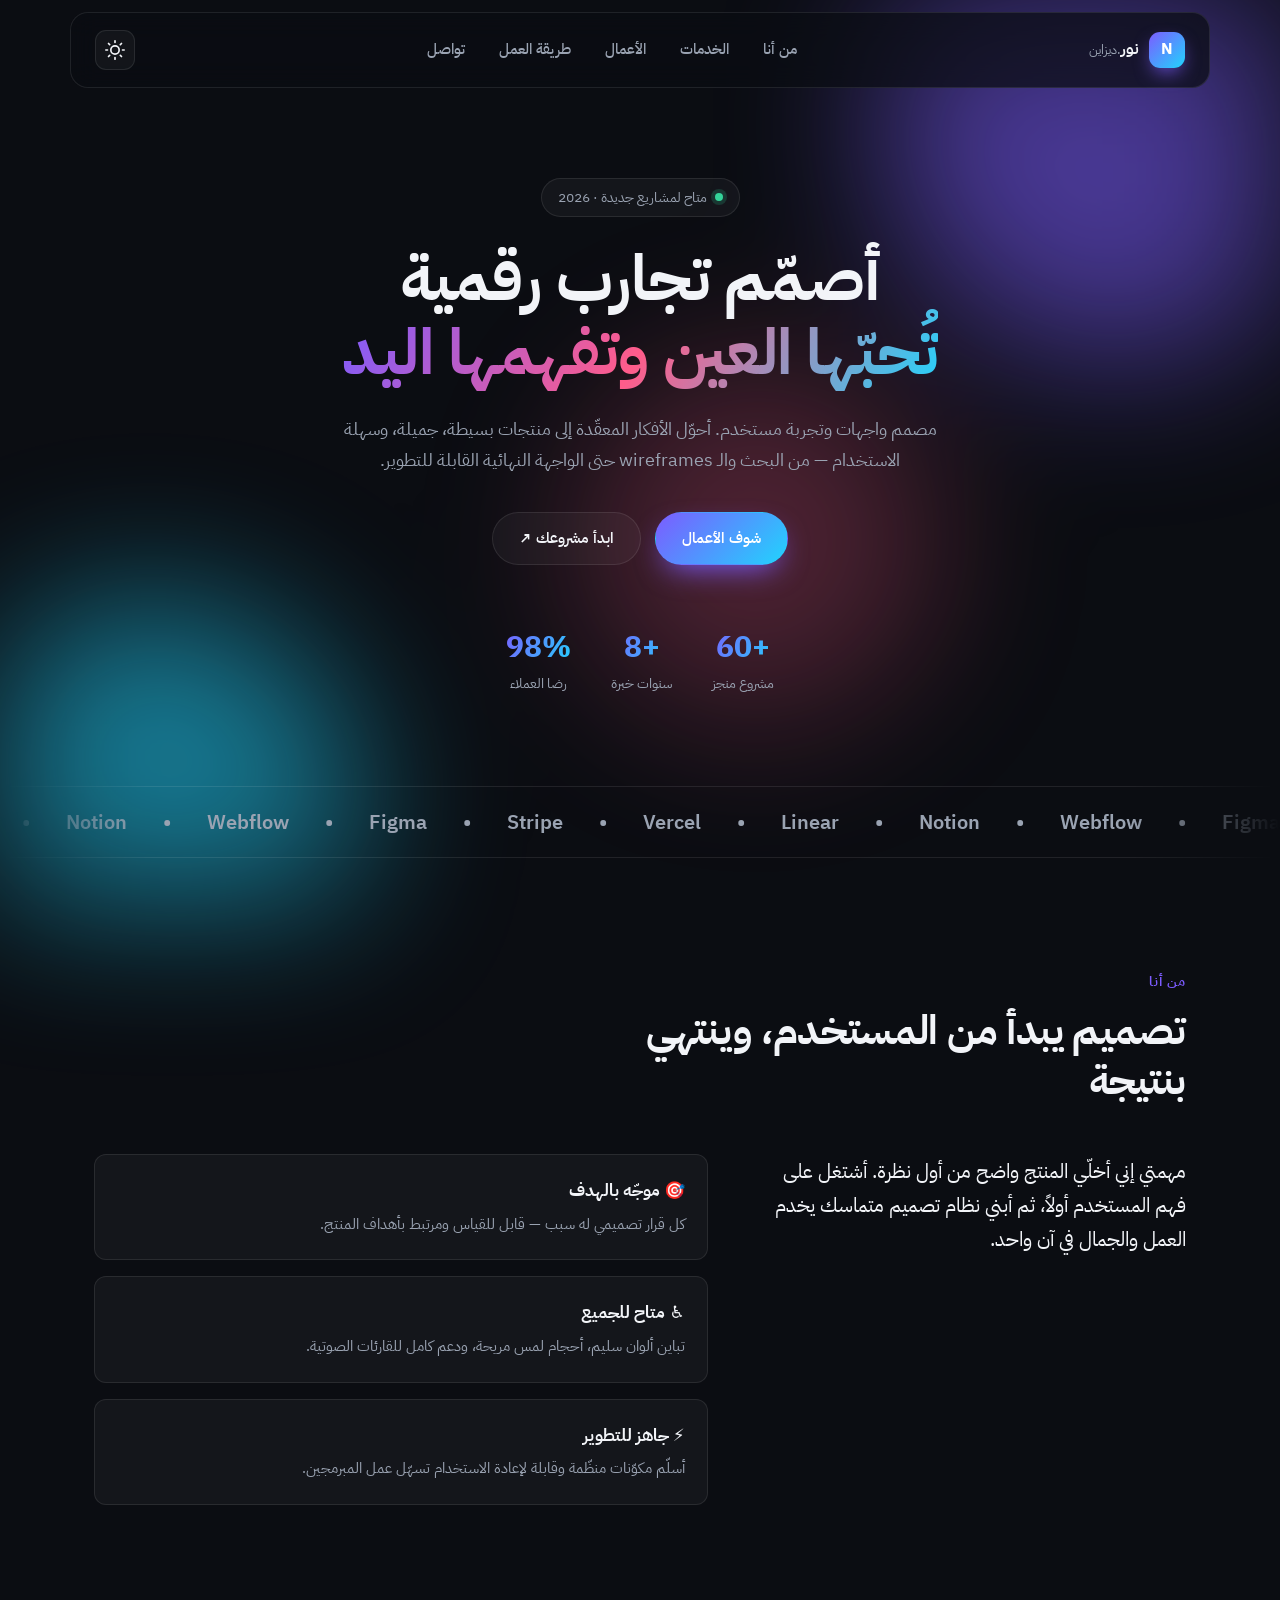
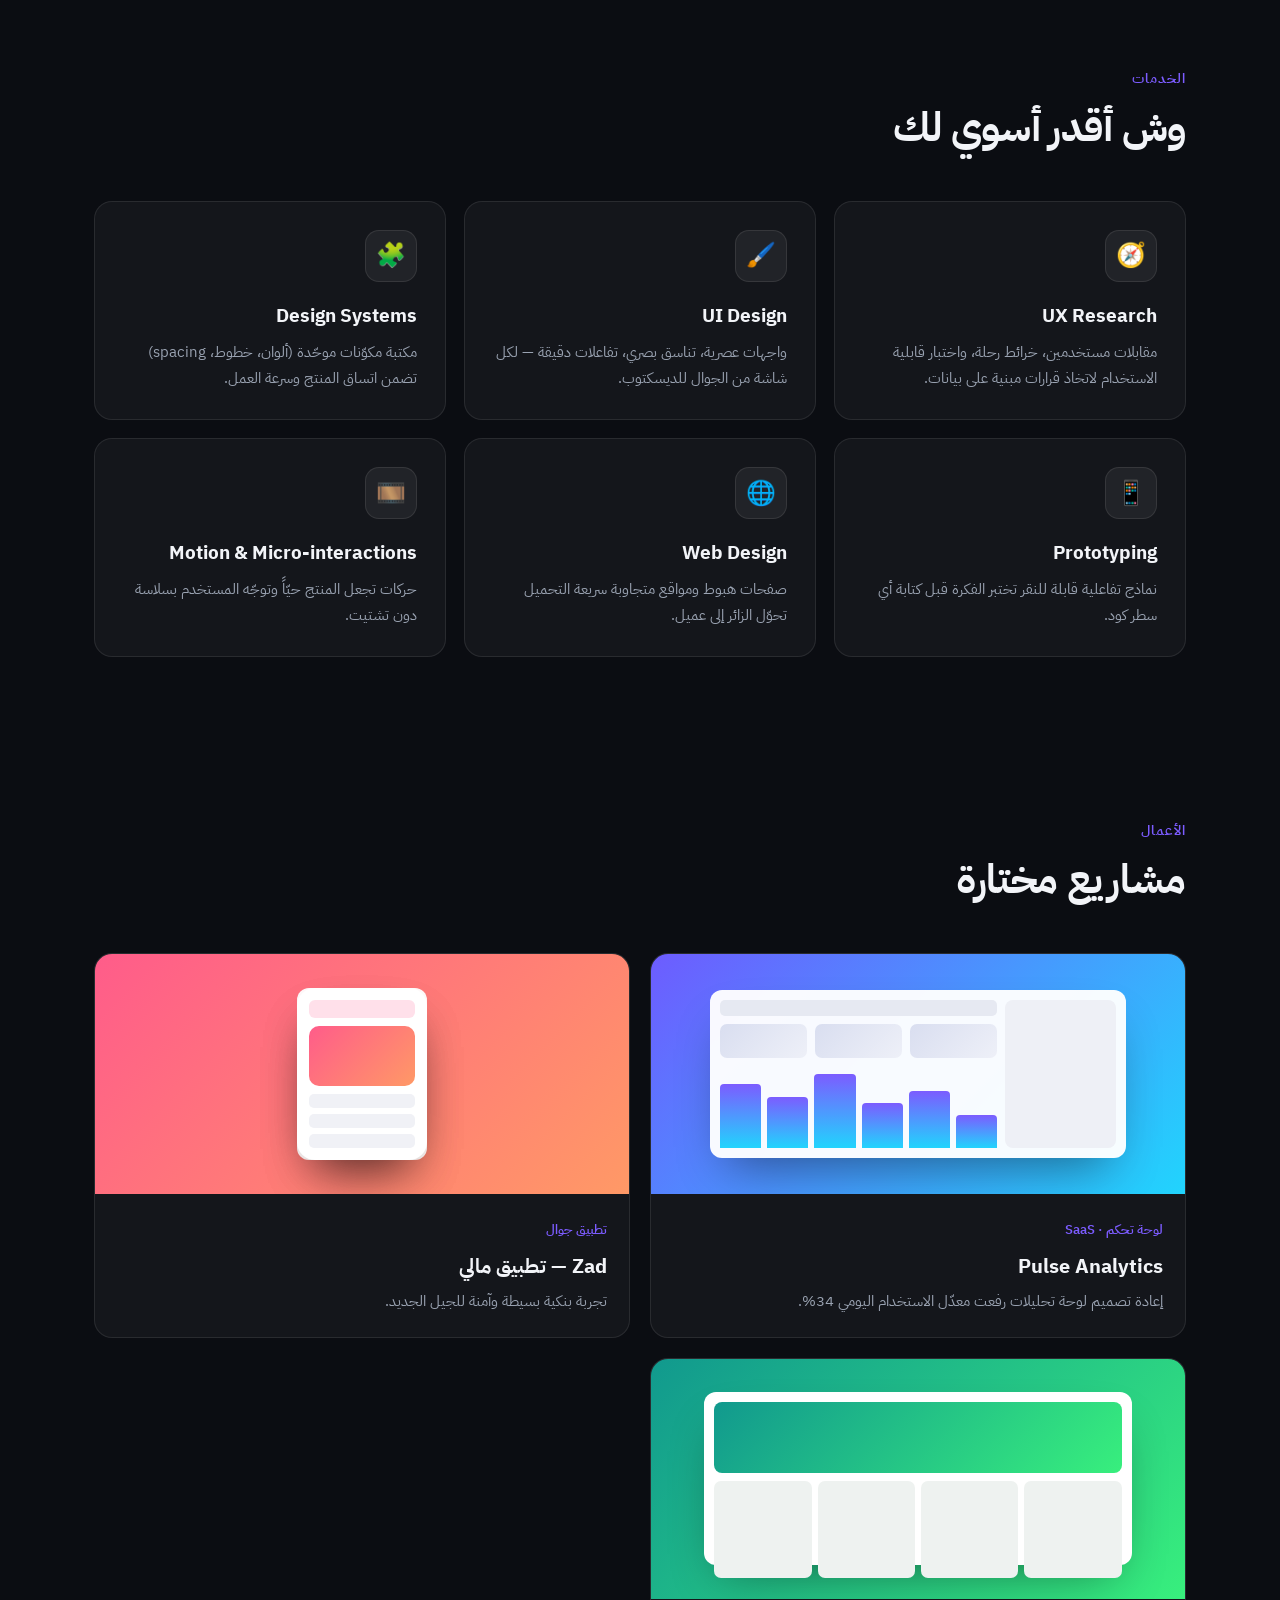
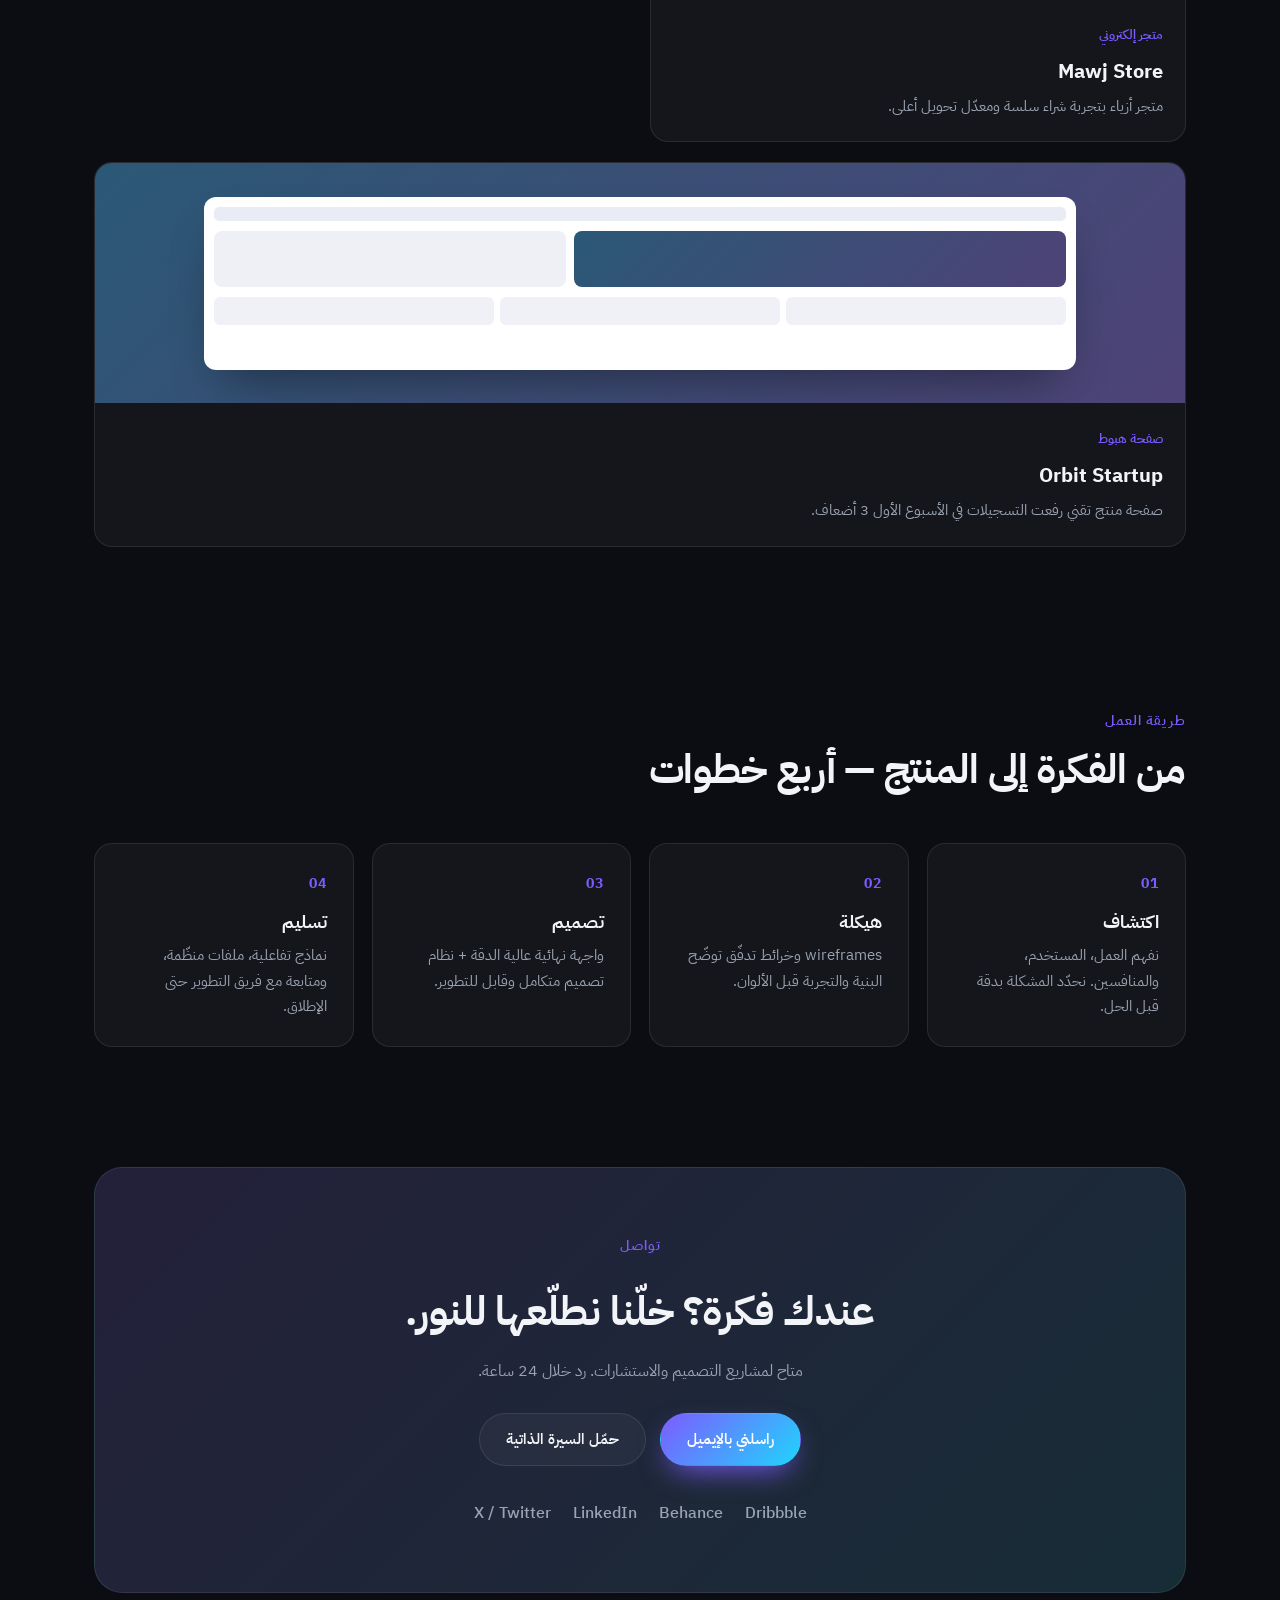
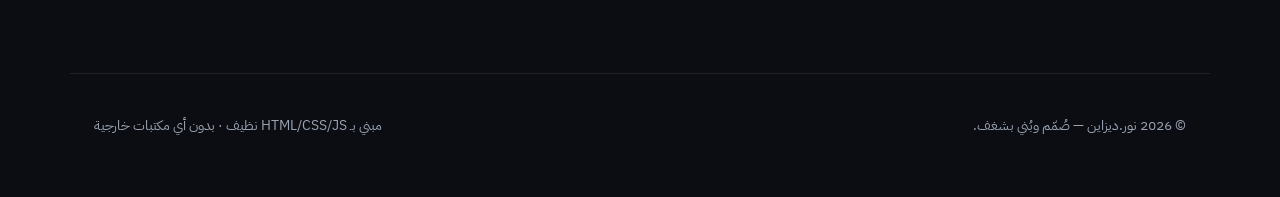
<file: index.html>
<!DOCTYPE html>
<html lang="ar" dir="rtl">
<head>
  <meta charset="UTF-8" />
  <meta name="viewport" content="width=device-width, initial-scale=1.0" />
  <meta name="description" content="بورتفوليو مصمم واجهات وتجربة مستخدم — أعمال UX/UI عصرية" />
  <title>نور — مصمم واجهات وتجربة مستخدم</title>
  <link rel="preconnect" href="https://fonts.googleapis.com" />
  <link rel="preconnect" href="https://fonts.gstatic.com" crossorigin />
  <link href="https://fonts.googleapis.com/css2?family=IBM+Plex+Sans+Arabic:wght@300;400;500;600;700&display=swap" rel="stylesheet" />
  <link rel="stylesheet" href="styles.css" />
</head>
<body>
  <!-- خلفية متوهجة -->
  <div class="bg-orbs" aria-hidden="true">
    <span class="orb orb-1"></span>
    <span class="orb orb-2"></span>
    <span class="orb orb-3"></span>
  </div>

  <!-- الشريط العلوي -->
  <header class="nav" id="nav">
    <a href="#" class="brand">
      <span class="brand-mark">N</span>
      <span class="brand-text">نور<small>.ديزاين</small></span>
    </a>
    <nav class="nav-links" id="navLinks">
      <a href="#about">من أنا</a>
      <a href="#services">الخدمات</a>
      <a href="#work">الأعمال</a>
      <a href="#process">طريقة العمل</a>
      <a href="#contact">تواصل</a>
    </nav>
    <div class="nav-actions">
      <button class="theme-toggle" id="themeToggle" aria-label="تبديل الوضع الليلي">
        <svg class="icon-sun" viewBox="0 0 24 24" width="20" height="20"><path d="M12 17a5 5 0 100-10 5 5 0 000 10zM12 1v2M12 21v2M4.2 4.2l1.4 1.4M18.4 18.4l1.4 1.4M1 12h2M21 12h2M4.2 19.8l1.4-1.4M18.4 5.6l1.4-1.4" stroke="currentColor" stroke-width="2" stroke-linecap="round" fill="none"/></svg>
        <svg class="icon-moon" viewBox="0 0 24 24" width="20" height="20"><path d="M21 12.8A9 9 0 1111.2 3a7 7 0 009.8 9.8z" stroke="currentColor" stroke-width="2" stroke-linejoin="round" fill="none"/></svg>
      </button>
      <button class="menu-btn" id="menuBtn" aria-label="القائمة"><span></span><span></span><span></span></button>
    </div>
  </header>

  <main>
    <!-- البطل -->
    <section class="hero">
      <div class="hero-inner">
        <span class="badge"><span class="dot"></span> متاح لمشاريع جديدة · 2026</span>
        <h1>أصمّم تجارب رقمية<br><span class="gradient-text">تُحبّها العين وتفهمها اليد</span></h1>
        <p class="lead">
          مصمم واجهات وتجربة مستخدم. أحوّل الأفكار المعقّدة إلى منتجات بسيطة،
          جميلة، وسهلة الاستخدام — من البحث والـ wireframes حتى الواجهة النهائية القابلة للتطوير.
        </p>
        <div class="hero-cta">
          <a href="#work" class="btn btn-primary">شوف الأعمال</a>
          <a href="#contact" class="btn btn-ghost">ابدأ مشروعك ↗</a>
        </div>
        <div class="hero-stats">
          <div><strong>+60</strong><span>مشروع منجز</span></div>
          <div><strong>+8</strong><span>سنوات خبرة</span></div>
          <div><strong>98%</strong><span>رضا العملاء</span></div>
        </div>
      </div>
    </section>

    <!-- شريط العملاء -->
    <section class="marquee" aria-label="عملاء">
      <div class="marquee-track">
        <span>Figma</span><span>•</span><span>Webflow</span><span>•</span><span>Notion</span><span>•</span>
        <span>Linear</span><span>•</span><span>Vercel</span><span>•</span><span>Stripe</span><span>•</span>
        <span>Figma</span><span>•</span><span>Webflow</span><span>•</span><span>Notion</span><span>•</span>
        <span>Linear</span><span>•</span><span>Vercel</span><span>•</span><span>Stripe</span><span>•</span>
      </div>
    </section>

    <!-- من أنا -->
    <section class="section" id="about">
      <div class="section-head">
        <span class="kicker">من أنا</span>
        <h2>تصميم يبدأ من المستخدم، وينتهي بنتيجة</h2>
      </div>
      <div class="about-grid">
        <p class="about-lead">
          مهمتي إني أخلّي المنتج واضح من أول نظرة. أشتغل على فهم المستخدم أولاً،
          ثم أبني نظام تصميم متماسك يخدم العمل والجمال في آن واحد.
        </p>
        <div class="about-cards">
          <article class="mini-card"><h3>🎯 موجّه بالهدف</h3><p>كل قرار تصميمي له سبب — قابل للقياس ومرتبط بأهداف المنتج.</p></article>
          <article class="mini-card"><h3>♿ متاح للجميع</h3><p>تباين ألوان سليم، أحجام لمس مريحة، ودعم كامل للقارئات الصوتية.</p></article>
          <article class="mini-card"><h3>⚡ جاهز للتطوير</h3><p>أسلّم مكوّنات منظّمة وقابلة لإعادة الاستخدام تسهّل عمل المبرمجين.</p></article>
        </div>
      </div>
    </section>

    <!-- الخدمات -->
    <section class="section" id="services">
      <div class="section-head">
        <span class="kicker">الخدمات</span>
        <h2>وش أقدر أسوي لك</h2>
      </div>
      <div class="services-grid">
        <article class="service">
          <div class="service-ico">🧭</div>
          <h3>UX Research</h3>
          <p>مقابلات مستخدمين، خرائط رحلة، واختبار قابلية الاستخدام لاتخاذ قرارات مبنية على بيانات.</p>
        </article>
        <article class="service">
          <div class="service-ico">🖌️</div>
          <h3>UI Design</h3>
          <p>واجهات عصرية، تناسق بصري، تفاعلات دقيقة — لكل شاشة من الجوال للديسكتوب.</p>
        </article>
        <article class="service">
          <div class="service-ico">🧩</div>
          <h3>Design Systems</h3>
          <p>مكتبة مكوّنات موحّدة (ألوان، خطوط، spacing) تضمن اتساق المنتج وسرعة العمل.</p>
        </article>
        <article class="service">
          <div class="service-ico">📱</div>
          <h3>Prototyping</h3>
          <p>نماذج تفاعلية قابلة للنقر تختبر الفكرة قبل كتابة أي سطر كود.</p>
        </article>
        <article class="service">
          <div class="service-ico">🌐</div>
          <h3>Web Design</h3>
          <p>صفحات هبوط ومواقع متجاوبة سريعة التحميل تحوّل الزائر إلى عميل.</p>
        </article>
        <article class="service">
          <div class="service-ico">🎞️</div>
          <h3>Motion & Micro-interactions</h3>
          <p>حركات تجعل المنتج حيّاً وتوجّه المستخدم بسلاسة دون تشتيت.</p>
        </article>
      </div>
    </section>

    <!-- الأعمال -->
    <section class="section" id="work">
      <div class="section-head">
        <span class="kicker">الأعمال</span>
        <h2>مشاريع مختارة</h2>
      </div>
      <div class="work-grid">
        <article class="work-card big">
          <div class="work-thumb thumb-1">
            <div class="mock mock-dashboard">
              <div class="mock-side"></div>
              <div class="mock-main">
                <div class="mock-row"></div>
                <div class="mock-cards"><span></span><span></span><span></span></div>
                <div class="mock-chart"><i></i><i></i><i></i><i></i><i></i><i></i></div>
              </div>
            </div>
          </div>
          <div class="work-meta">
            <span class="tag">لوحة تحكم · SaaS</span>
            <h3>Pulse Analytics</h3>
            <p>إعادة تصميم لوحة تحليلات رفعت معدّل الاستخدام اليومي 34%.</p>
          </div>
        </article>

        <article class="work-card">
          <div class="work-thumb thumb-2">
            <div class="mock mock-mobile">
              <div class="mphone"><div class="mp-top"></div><div class="mp-card"></div><div class="mp-list"><span></span><span></span><span></span></div></div>
            </div>
          </div>
          <div class="work-meta">
            <span class="tag">تطبيق جوال</span>
            <h3>Zad — تطبيق مالي</h3>
            <p>تجربة بنكية بسيطة وآمنة للجيل الجديد.</p>
          </div>
        </article>

        <article class="work-card">
          <div class="work-thumb thumb-3">
            <div class="mock mock-store">
              <div class="ms-hero"></div><div class="ms-grid"><span></span><span></span><span></span><span></span></div>
            </div>
          </div>
          <div class="work-meta">
            <span class="tag">متجر إلكتروني</span>
            <h3>Mawj Store</h3>
            <p>متجر أزياء بتجربة شراء سلسة ومعدّل تحويل أعلى.</p>
          </div>
        </article>

        <article class="work-card wide">
          <div class="work-thumb thumb-4">
            <div class="mock mock-landing">
              <div class="ml-nav"></div><div class="ml-hero"><b></b><i></i></div><div class="ml-feat"><span></span><span></span><span></span></div>
            </div>
          </div>
          <div class="work-meta">
            <span class="tag">صفحة هبوط</span>
            <h3>Orbit Startup</h3>
            <p>صفحة منتج تقني رفعت التسجيلات في الأسبوع الأول 3 أضعاف.</p>
          </div>
        </article>
      </div>
    </section>

    <!-- طريقة العمل -->
    <section class="section" id="process">
      <div class="section-head">
        <span class="kicker">طريقة العمل</span>
        <h2>من الفكرة إلى المنتج — أربع خطوات</h2>
      </div>
      <ol class="process">
        <li><span class="step-no">01</span><h3>اكتشاف</h3><p>نفهم العمل، المستخدم، والمنافسين. نحدّد المشكلة بدقة قبل الحل.</p></li>
        <li><span class="step-no">02</span><h3>هيكلة</h3><p>wireframes وخرائط تدفّق توضّح البنية والتجربة قبل الألوان.</p></li>
        <li><span class="step-no">03</span><h3>تصميم</h3><p>واجهة نهائية عالية الدقة + نظام تصميم متكامل وقابل للتطوير.</p></li>
        <li><span class="step-no">04</span><h3>تسليم</h3><p>نماذج تفاعلية، ملفات منظّمة، ومتابعة مع فريق التطوير حتى الإطلاق.</p></li>
      </ol>
    </section>

    <!-- تواصل -->
    <section class="section contact" id="contact">
      <div class="contact-card">
        <span class="kicker">تواصل</span>
        <h2>عندك فكرة؟ خلّنا نطلّعها للنور.</h2>
        <p>متاح لمشاريع التصميم والاستشارات. رد خلال 24 ساعة.</p>
        <div class="contact-actions">
          <a href="mailto:hello@noor.design" class="btn btn-primary">راسلني بالإيميل</a>
          <a href="#" class="btn btn-ghost">حمّل السيرة الذاتية</a>
        </div>
        <div class="socials">
          <a href="#" aria-label="Dribbble">Dribbble</a>
          <a href="#" aria-label="Behance">Behance</a>
          <a href="#" aria-label="LinkedIn">LinkedIn</a>
          <a href="#" aria-label="X">X / Twitter</a>
        </div>
      </div>
    </section>
  </main>

  <footer class="footer">
    <p>© 2026 نور.ديزاين — صُمّم وبُني بشغف.</p>
    <p>مبني بـ HTML/CSS/JS نظيف · بدون أي مكتبات خارجية</p>
  </footer>

  <script src="script.js"></script>
</body>
</html>
</file>
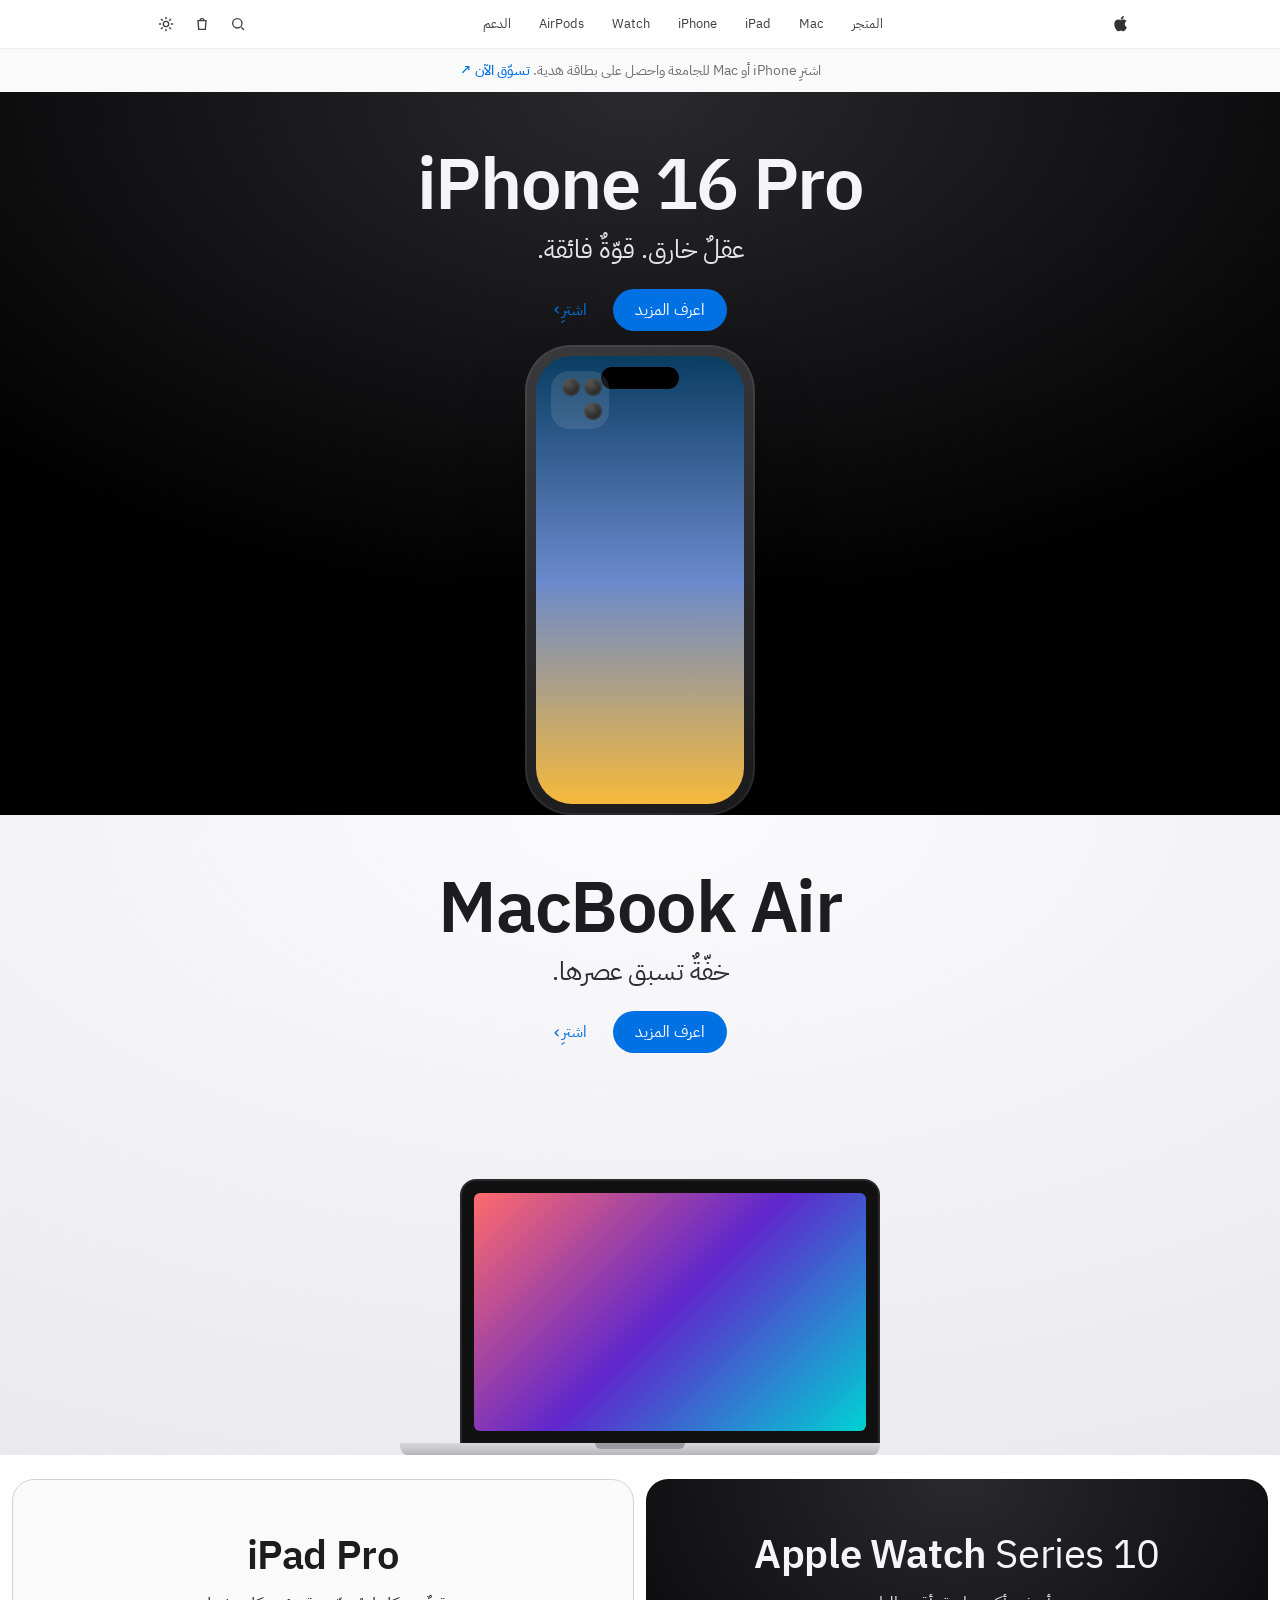
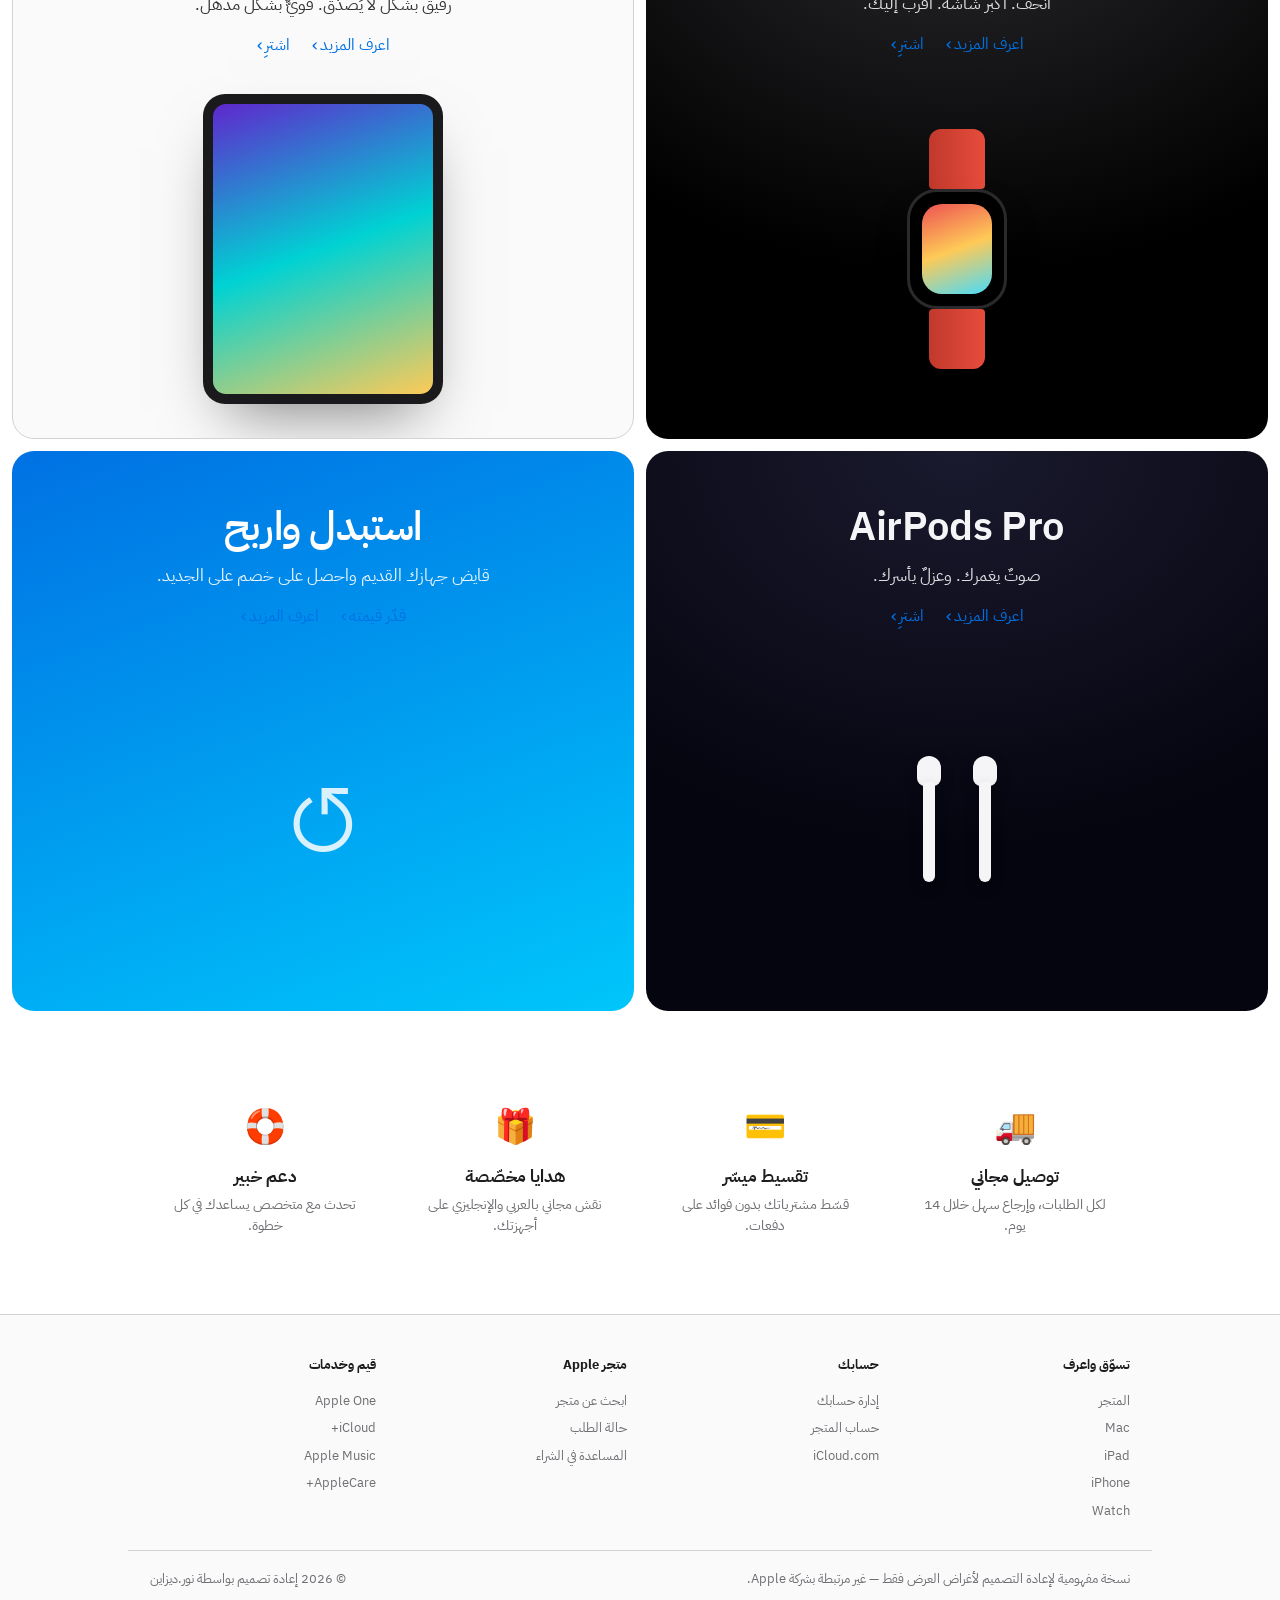
<file: apple-redesign/index.html>
<!DOCTYPE html>
<html lang="ar" dir="rtl">
<head>
  <meta charset="UTF-8" />
  <meta name="viewport" content="width=device-width, initial-scale=1.0" />
  <meta name="description" content="إعادة تصميم لمتجر Apple — نسخة مفهومية عربية RTL" />
  <title>Apple — إعادة تصميم (مفهوم)</title>
  <link rel="preconnect" href="https://fonts.googleapis.com" />
  <link rel="preconnect" href="https://fonts.gstatic.com" crossorigin />
  <link href="https://fonts.googleapis.com/css2?family=IBM+Plex+Sans+Arabic:wght@300;400;500;600;700&display=swap" rel="stylesheet" />
  <link rel="stylesheet" href="styles.css" />
</head>
<body>
  <!-- ===== الشريط العلوي ===== -->
  <header class="nav" id="nav">
    <div class="nav-inner">
      <a href="#" class="nav-logo" aria-label="Apple">
        <svg viewBox="0 0 24 24" width="18" height="18" fill="currentColor"><path d="M17.05 12.04c-.03-2.6 2.12-3.85 2.22-3.91-1.21-1.77-3.1-2.01-3.77-2.04-1.6-.16-3.13.94-3.94.94-.81 0-2.07-.92-3.4-.89-1.75.03-3.36 1.02-4.26 2.58-1.82 3.16-.47 7.83 1.3 10.39.86 1.25 1.89 2.66 3.24 2.61 1.3-.05 1.79-.84 3.36-.84 1.57 0 2.01.84 3.39.81 1.4-.02 2.29-1.28 3.15-2.54.99-1.46 1.4-2.87 1.42-2.94-.03-.01-2.73-1.05-2.76-4.16zM14.6 4.62c.72-.87 1.2-2.08 1.07-3.28-1.03.04-2.28.69-3.02 1.55-.66.77-1.24 2-1.08 3.18 1.15.09 2.32-.58 3.03-1.45z"/></svg>
      </a>
      <nav class="nav-menu" id="navMenu">
        <a href="#store">المتجر</a>
        <a href="#mac">Mac</a>
        <a href="#ipad">iPad</a>
        <a href="#iphone">iPhone</a>
        <a href="#watch">Watch</a>
        <a href="#airpods">AirPods</a>
        <a href="#support">الدعم</a>
      </nav>
      <div class="nav-icons">
        <button class="nav-ico" aria-label="بحث"><svg viewBox="0 0 24 24" width="16" height="16" fill="none" stroke="currentColor" stroke-width="2"><circle cx="11" cy="11" r="7"/><path d="M21 21l-4-4"/></svg></button>
        <button class="nav-ico" aria-label="الحقيبة"><svg viewBox="0 0 24 24" width="16" height="16" fill="none" stroke="currentColor" stroke-width="2"><path d="M6 7h12l-1 13H7L6 7zM9 7a3 3 0 016 0"/></svg></button>
        <button class="nav-ico theme-toggle" id="themeToggle" aria-label="تبديل الوضع">
          <svg class="icon-sun" viewBox="0 0 24 24" width="16" height="16" fill="none" stroke="currentColor" stroke-width="2"><circle cx="12" cy="12" r="4"/><path d="M12 2v2M12 20v2M4 12H2M22 12h-2M5 5l1.5 1.5M17.5 17.5L19 19M5 19l1.5-1.5M17.5 6.5L19 5" stroke-linecap="round"/></svg>
          <svg class="icon-moon" viewBox="0 0 24 24" width="16" height="16" fill="none" stroke="currentColor" stroke-width="2"><path d="M21 12.8A9 9 0 1111.2 3a7 7 0 009.8 9.8z" stroke-linejoin="round"/></svg>
        </button>
        <button class="nav-burger" id="navBurger" aria-label="القائمة"><span></span><span></span></button>
      </div>
    </div>
  </header>

  <!-- ===== شريط إعلاني علوي ===== -->
  <div class="promo-strip">
    اشترِ iPhone أو Mac للجامعة واحصل على بطاقة هدية. <a href="#">تسوّق الآن ↗</a>
  </div>

  <main>
    <!-- ===== هيرو رئيسي: iPhone ===== -->
    <section class="stage stage-dark" id="iphone">
      <div class="stage-text top">
        <h2 class="logo-line">iPhone 16 Pro</h2>
        <p class="tagline">عقلٌ خارق. قوّةٌ فائقة.</p>
        <div class="link-row">
          <a href="#" class="pill">اعرف المزيد</a>
          <a href="#" class="link-arrow">اشترِ</a>
        </div>
      </div>
      <div class="stage-visual">
        <div class="device-iphone">
          <div class="iph-frame">
            <div class="iph-island"></div>
            <div class="iph-screen"></div>
            <div class="iph-cam"><i></i><i></i><i></i></div>
          </div>
        </div>
      </div>
    </section>

    <!-- ===== هيرو ثانوي: Mac ===== -->
    <section class="stage stage-light" id="mac">
      <div class="stage-text top">
        <h2 class="logo-line">MacBook Air</h2>
        <p class="tagline">خفّةٌ تسبق عصرها.</p>
        <div class="link-row">
          <a href="#" class="pill pill-dark">اعرف المزيد</a>
          <a href="#" class="link-arrow dark">اشترِ</a>
        </div>
      </div>
      <div class="stage-visual">
        <div class="device-laptop">
          <div class="lap-screen"><div class="lap-glow"></div></div>
          <div class="lap-base"></div>
        </div>
      </div>
    </section>

    <!-- ===== شبكة بلاطات ===== -->
    <section class="tiles">
      <article class="tile tile-dark" id="watch">
        <div class="tile-head">
          <h3>Apple Watch <span>Series 10</span></h3>
          <p>أنحف. أكبر شاشة. أقرب إليك.</p>
          <div class="link-row sm"><a href="#" class="link-arrow">اعرف المزيد</a><a href="#" class="link-arrow">اشترِ</a></div>
        </div>
        <div class="tile-visual">
          <div class="device-watch"><div class="w-band"></div><div class="w-face"><i></i></div><div class="w-band"></div></div>
        </div>
      </article>

      <article class="tile tile-light" id="ipad">
        <div class="tile-head">
          <h3>iPad Pro</h3>
          <p>رقيقٌ بشكل لا يُصدّق. قويٌّ بشكل مذهل.</p>
          <div class="link-row sm"><a href="#" class="link-arrow dark">اعرف المزيد</a><a href="#" class="link-arrow dark">اشترِ</a></div>
        </div>
        <div class="tile-visual">
          <div class="device-ipad"><div class="ip-screen"></div></div>
        </div>
      </article>

      <article class="tile tile-airpods" id="airpods">
        <div class="tile-head">
          <h3>AirPods Pro</h3>
          <p>صوتٌ يغمرك. وعزلٌ يأسرك.</p>
          <div class="link-row sm"><a href="#" class="link-arrow">اعرف المزيد</a><a href="#" class="link-arrow">اشترِ</a></div>
        </div>
        <div class="tile-visual">
          <div class="device-airpods"><div class="pod"><i></i></div><div class="pod"><i></i></div></div>
        </div>
      </article>

      <article class="tile tile-trade" id="store">
        <div class="tile-head">
          <h3>استبدل واربح</h3>
          <p>قايض جهازك القديم واحصل على خصم على الجديد.</p>
          <div class="link-row sm"><a href="#" class="link-arrow">قدّر قيمته</a><a href="#" class="link-arrow">اعرف المزيد</a></div>
        </div>
        <div class="tile-visual">
          <div class="trade-badge">↺</div>
        </div>
      </article>
    </section>

    <!-- ===== شريط مميزات ===== -->
    <section class="features">
      <div class="feat"><div class="feat-ico">🚚</div><h4>توصيل مجاني</h4><p>لكل الطلبات، وإرجاع سهل خلال 14 يوم.</p></div>
      <div class="feat"><div class="feat-ico">💳</div><h4>تقسيط ميسّر</h4><p>قسّط مشترياتك بدون فوائد على دفعات.</p></div>
      <div class="feat"><div class="feat-ico">🎁</div><h4>هدايا مخصّصة</h4><p>نقش مجاني بالعربي والإنجليزي على أجهزتك.</p></div>
      <div class="feat"><div class="feat-ico">🛟</div><h4>دعم خبير</h4><p>تحدث مع متخصص يساعدك في كل خطوة.</p></div>
    </section>
  </main>

  <!-- ===== الفوتر ===== -->
  <footer class="ft">
    <div class="ft-cols">
      <div><h5>تسوّق واعرف</h5><a href="#">المتجر</a><a href="#">Mac</a><a href="#">iPad</a><a href="#">iPhone</a><a href="#">Watch</a></div>
      <div><h5>حسابك</h5><a href="#">إدارة حسابك</a><a href="#">حساب المتجر</a><a href="#">iCloud.com</a></div>
      <div><h5>متجر Apple</h5><a href="#">ابحث عن متجر</a><a href="#">حالة الطلب</a><a href="#">المساعدة في الشراء</a></div>
      <div><h5>قيم وخدمات</h5><a href="#">Apple One</a><a href="#">iCloud+</a><a href="#">Apple Music</a><a href="#">AppleCare+</a></div>
    </div>
    <div class="ft-bottom">
      <p>نسخة مفهومية لإعادة التصميم لأغراض العرض فقط — غير مرتبطة بشركة Apple.</p>
      <p>© 2026 إعادة تصميم بواسطة نور.ديزاين</p>
    </div>
  </footer>

  <script src="script.js"></script>
</body>
</html>
</file>
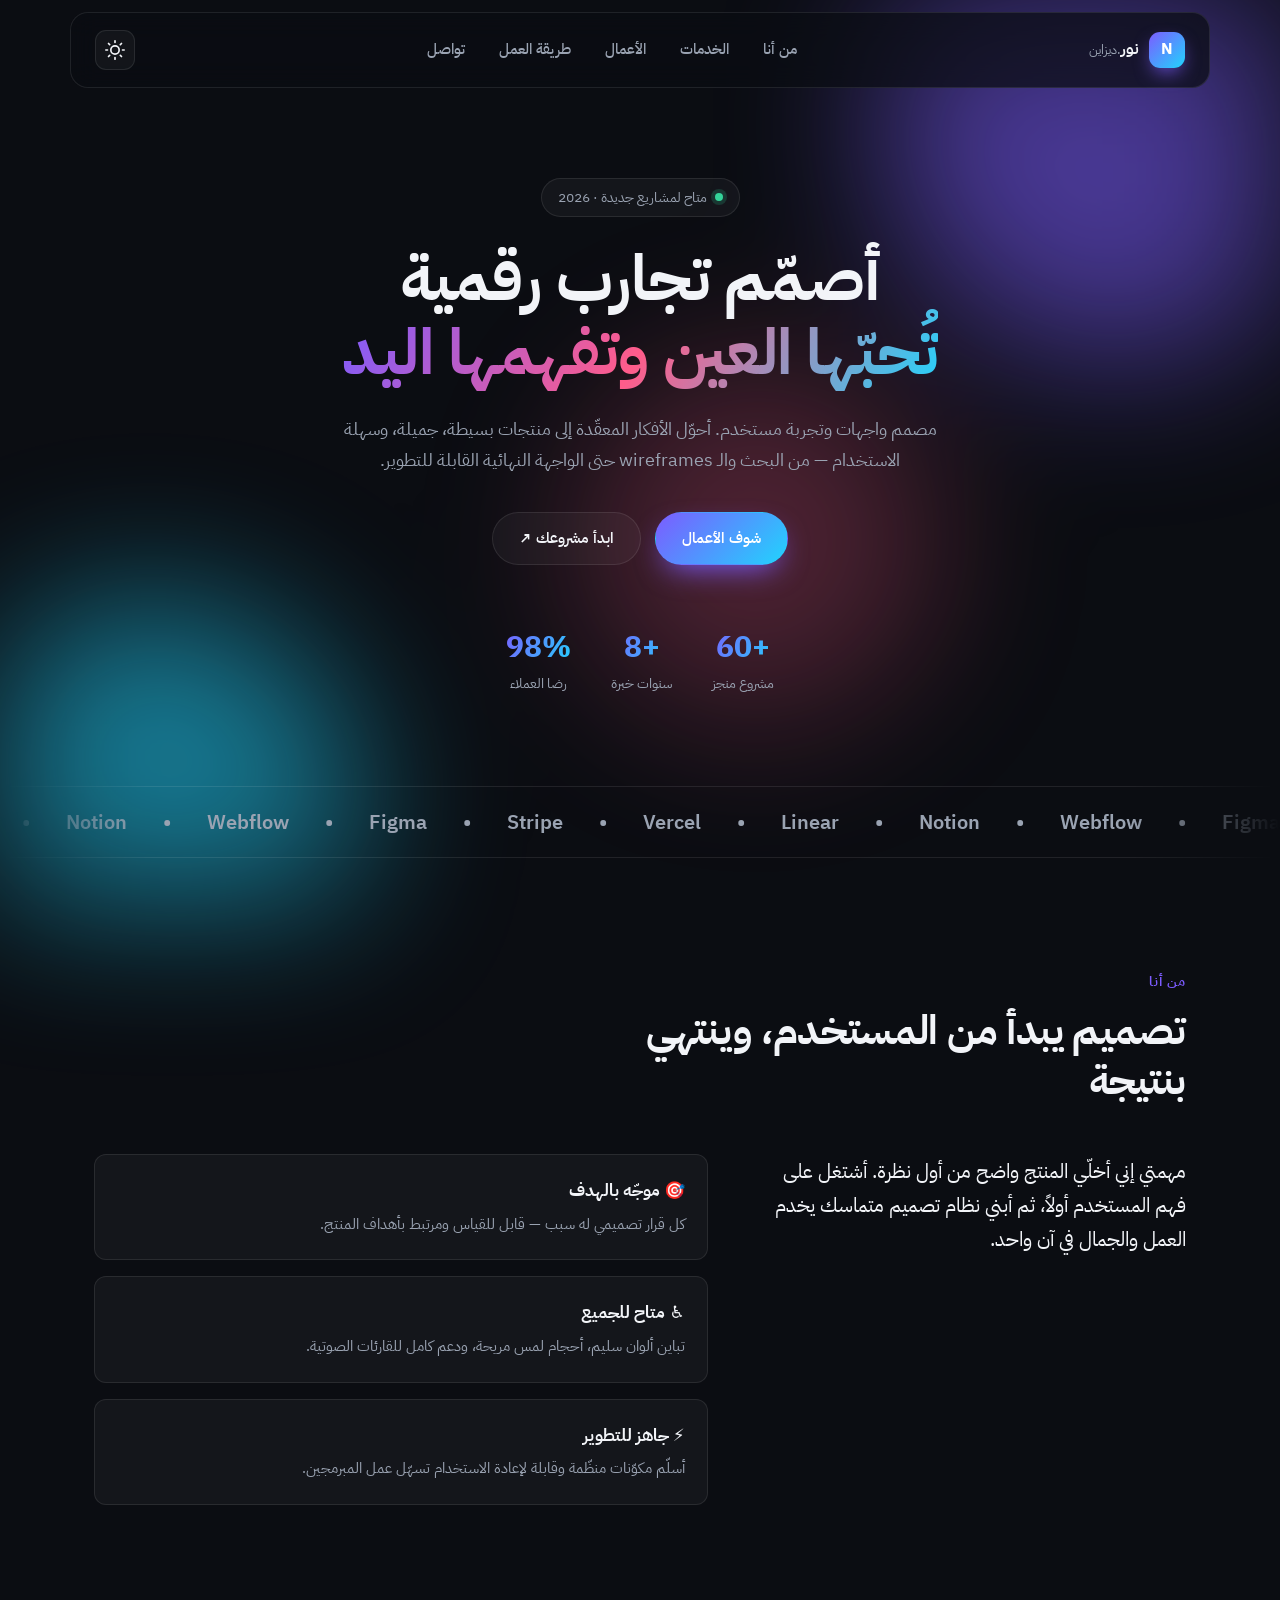
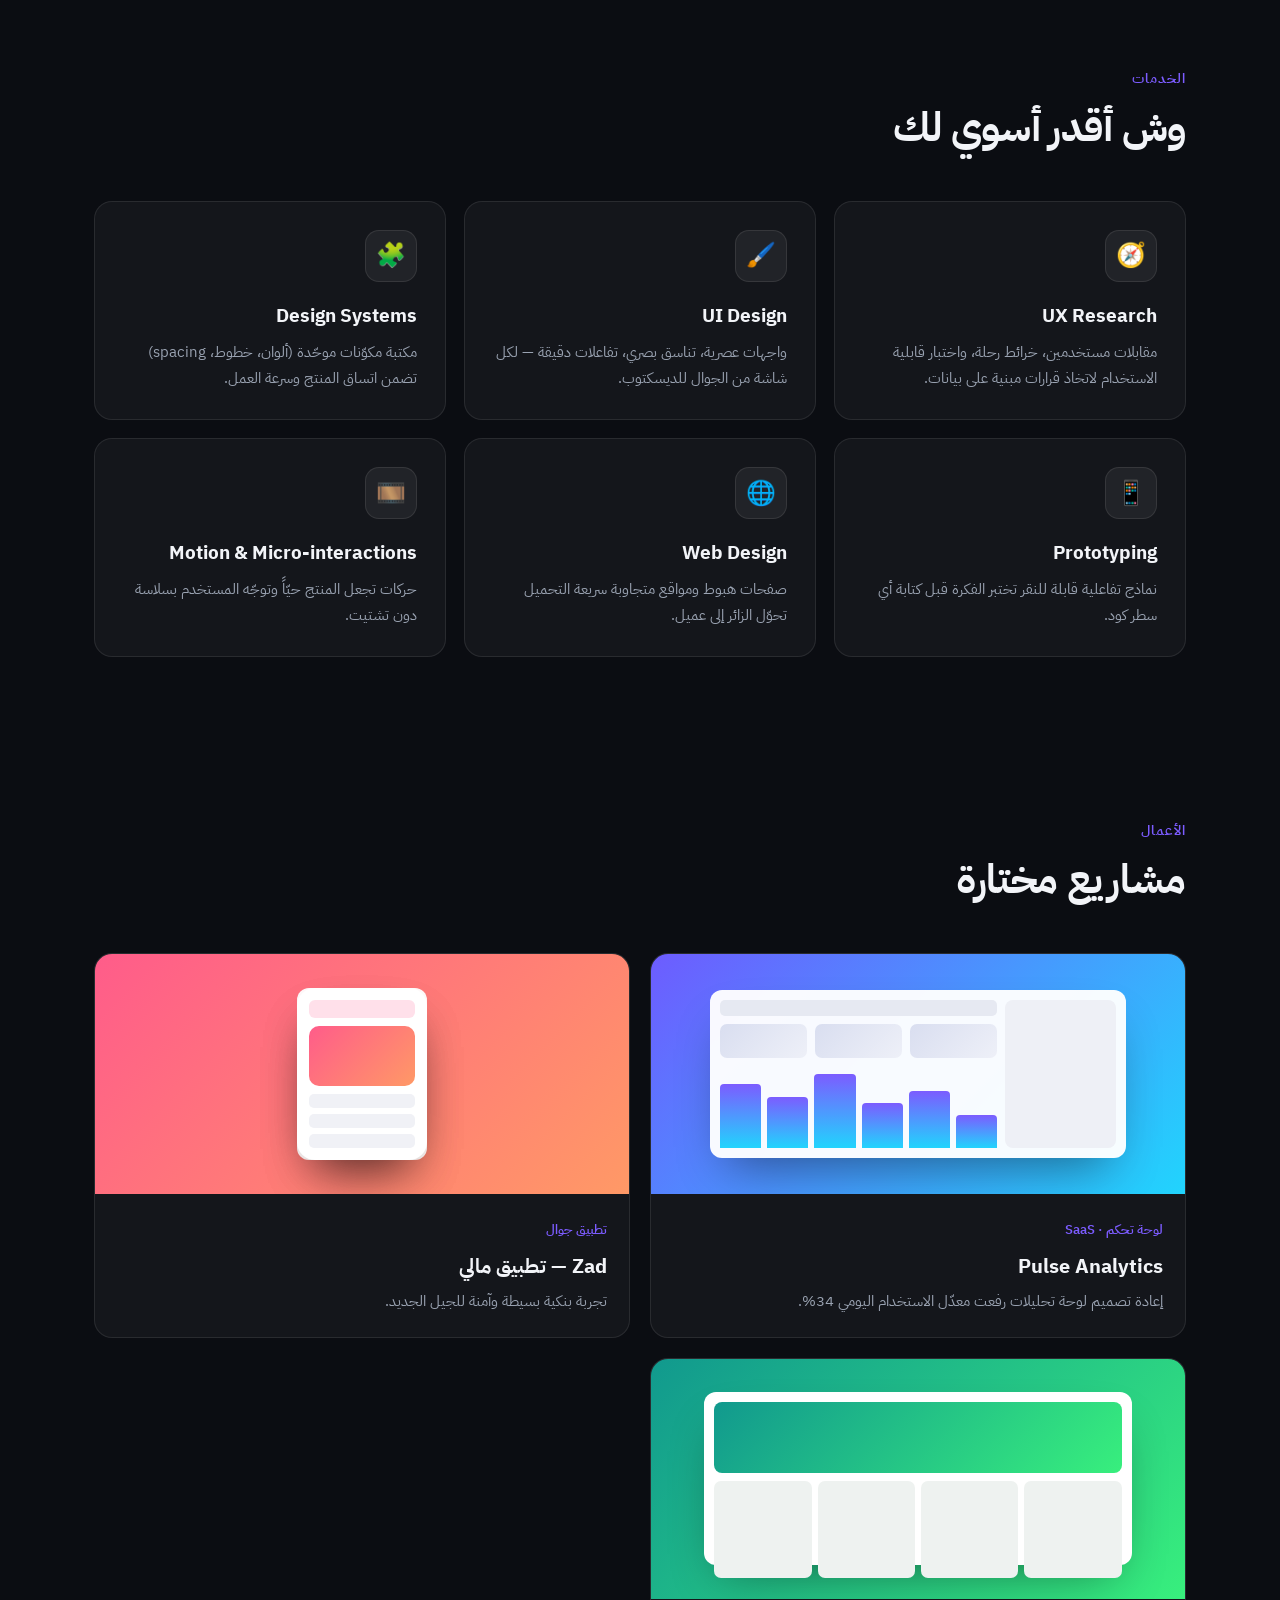
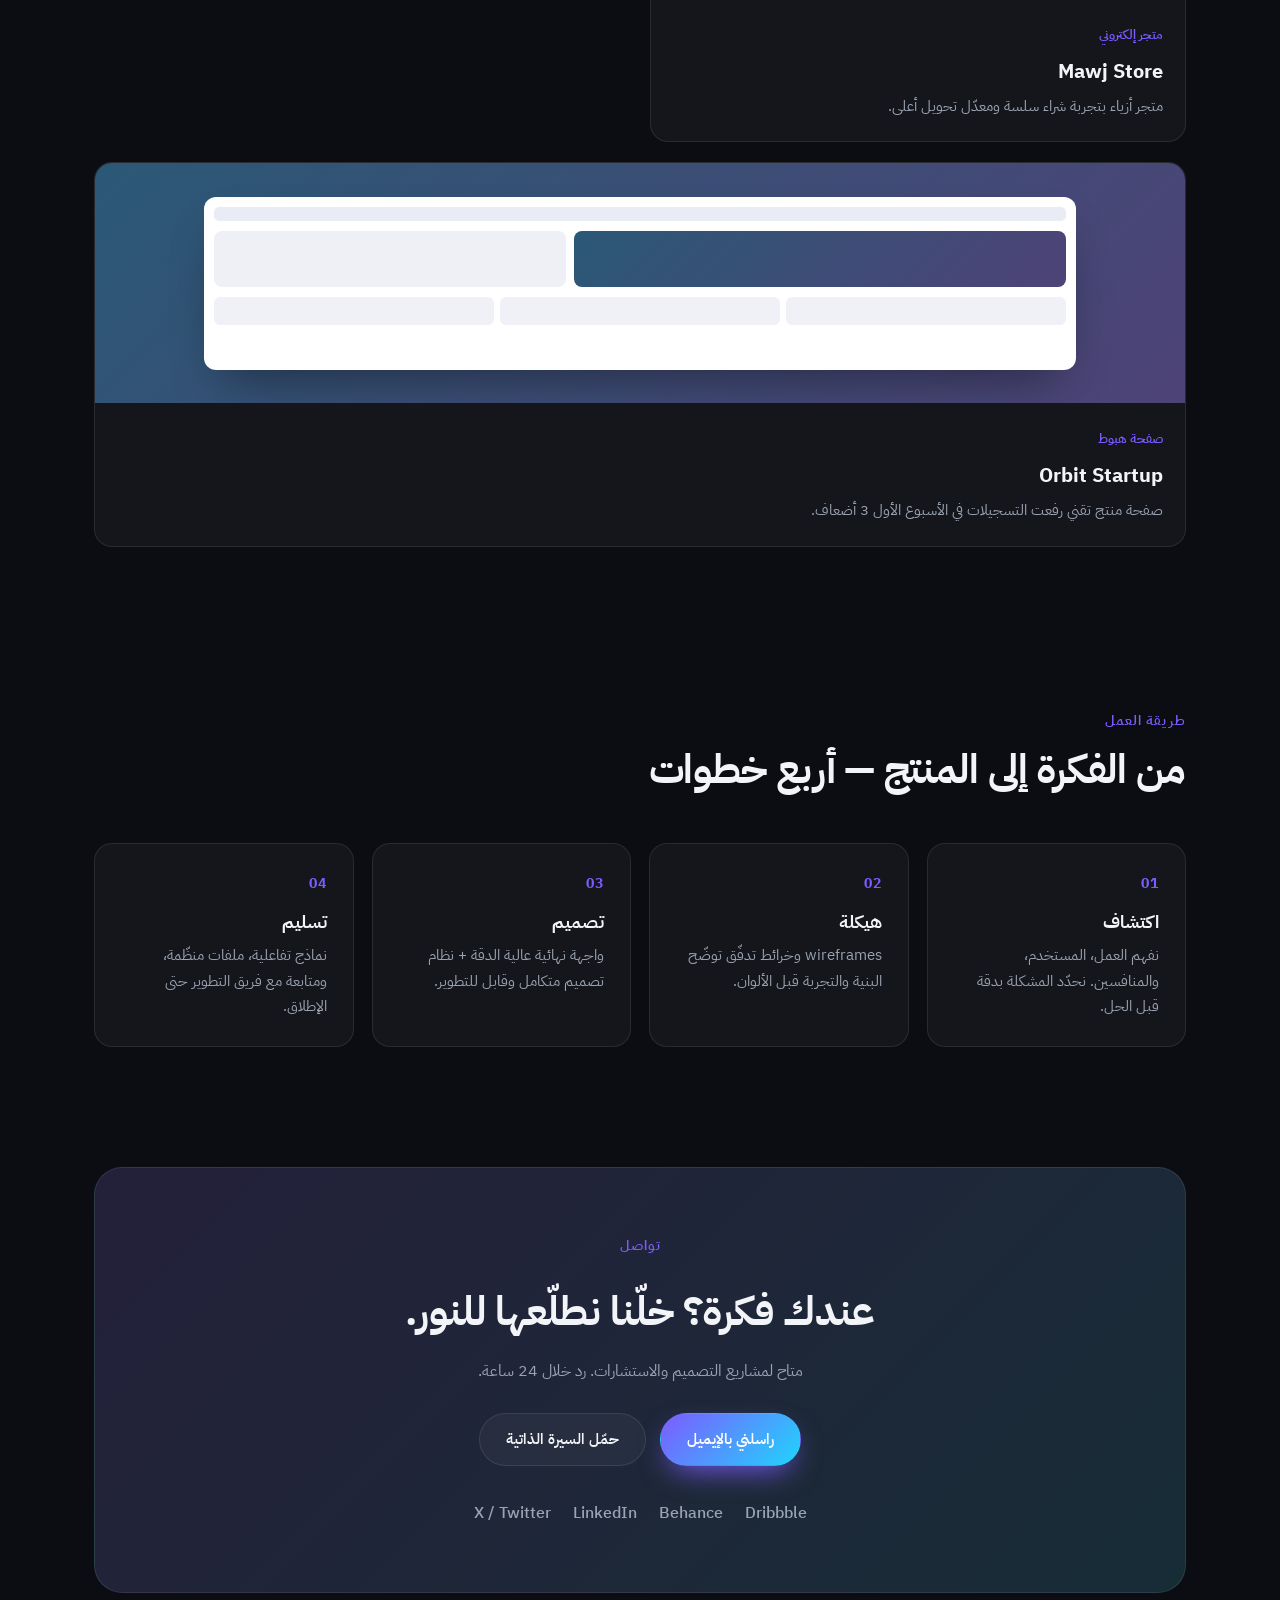
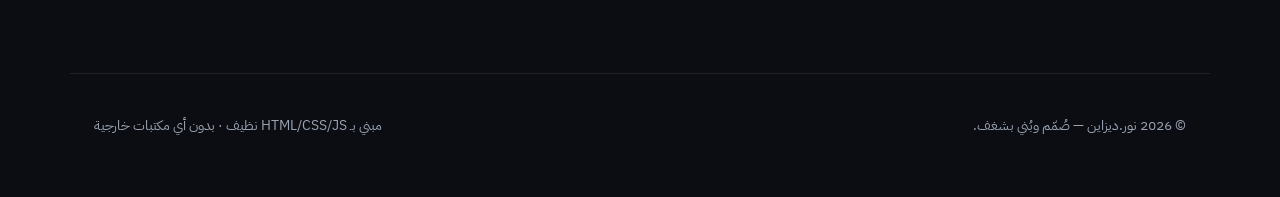
<file: portfolio-preview.html>
<!DOCTYPE html>
<html lang="ar" dir="rtl">
<head>
  <meta charset="UTF-8" />
  <meta name="viewport" content="width=device-width, initial-scale=1.0" />
  <meta name="description" content="بورتفوليو مصمم واجهات وتجربة مستخدم — أعمال UX/UI عصرية" />
  <title>نور — مصمم واجهات وتجربة مستخدم</title>
  <link rel="preconnect" href="https://fonts.googleapis.com" />
  <link rel="preconnect" href="https://fonts.gstatic.com" crossorigin />
  <link href="https://fonts.googleapis.com/css2?family=IBM+Plex+Sans+Arabic:wght@300;400;500;600;700&display=swap" rel="stylesheet" />
  <style>
/* ===== التوكنز / متغيرات التصميم ===== */
:root {
  --bg: #0b0d12;
  --bg-soft: #12151c;
  --surface: rgba(255, 255, 255, 0.04);
  --surface-2: rgba(255, 255, 255, 0.06);
  --border: rgba(255, 255, 255, 0.09);
  --text: #f2f4f8;
  --muted: #9aa3b2;
  --brand: #7c5cff;
  --brand-2: #21d4fd;
  --accent: #ff5c8a;
  --radius: 18px;
  --radius-sm: 12px;
  --shadow: 0 20px 60px -20px rgba(0, 0, 0, 0.6);
  --maxw: 1140px;
  --ease: cubic-bezier(.22,.61,.36,1);
}
[data-theme="light"] {
  --bg: #f6f7fb;
  --bg-soft: #ffffff;
  --surface: rgba(15, 18, 30, 0.03);
  --surface-2: rgba(15, 18, 30, 0.05);
  --border: rgba(15, 18, 30, 0.10);
  --text: #14171f;
  --muted: #5a6473;
  --shadow: 0 20px 50px -22px rgba(20, 23, 40, 0.25);
}

* { margin: 0; padding: 0; box-sizing: border-box; }
html { scroll-behavior: smooth; }
body {
  font-family: "IBM Plex Sans Arabic", system-ui, sans-serif;
  background: var(--bg);
  color: var(--text);
  line-height: 1.7;
  overflow-x: hidden;
  -webkit-font-smoothing: antialiased;
  transition: background .4s var(--ease), color .4s var(--ease);
}
a { color: inherit; text-decoration: none; }
section { scroll-margin-top: 90px; }

/* ===== خلفية متوهجة ===== */
.bg-orbs { position: fixed; inset: 0; z-index: -1; overflow: hidden; filter: blur(80px); opacity: .55; }
.orb { position: absolute; border-radius: 50%; }
.orb-1 { width: 480px; height: 480px; background: var(--brand); top: -120px; right: -80px; }
.orb-2 { width: 420px; height: 420px; background: var(--brand-2); bottom: -120px; left: -60px; }
.orb-3 { width: 360px; height: 360px; background: var(--accent); top: 40%; left: 45%; opacity: .5; }

/* ===== الشريط العلوي ===== */
.nav {
  position: sticky; top: 0; z-index: 50;
  display: flex; align-items: center; justify-content: space-between;
  gap: 20px; max-width: var(--maxw); margin: 0 auto;
  padding: 16px 24px; margin-top: 12px;
  border-radius: var(--radius);
  background: color-mix(in srgb, var(--bg) 72%, transparent);
  backdrop-filter: blur(14px);
  border: 1px solid var(--border);
  transition: box-shadow .3s var(--ease), background .3s;
}
.nav.scrolled { box-shadow: var(--shadow); }
.brand { display: flex; align-items: center; gap: 10px; font-weight: 700; }
.brand-mark {
  width: 36px; height: 36px; display: grid; place-items: center;
  border-radius: 11px; font-weight: 700; color: #fff;
  background: linear-gradient(135deg, var(--brand), var(--brand-2));
  box-shadow: 0 8px 20px -6px var(--brand);
}
.brand-text small { color: var(--muted); font-weight: 400; }
.nav-links { display: flex; gap: 6px; }
.nav-links a {
  padding: 8px 14px; border-radius: 999px; color: var(--muted);
  font-size: 15px; font-weight: 500; transition: .2s var(--ease);
}
.nav-links a:hover { color: var(--text); background: var(--surface); }
.nav-actions { display: flex; align-items: center; gap: 8px; }
.theme-toggle {
  width: 40px; height: 40px; border-radius: 11px; cursor: pointer;
  display: grid; place-items: center; color: var(--text);
  background: var(--surface); border: 1px solid var(--border);
  transition: .2s var(--ease);
}
.theme-toggle:hover { background: var(--surface-2); transform: translateY(-1px); }
.icon-moon { display: none; }
[data-theme="light"] .icon-sun { display: none; }
[data-theme="light"] .icon-moon { display: block; }
.menu-btn { display: none; width: 40px; height: 40px; border-radius: 11px; background: var(--surface); border: 1px solid var(--border); cursor: pointer; flex-direction: column; gap: 4px; align-items: center; justify-content: center; }
.menu-btn span { width: 18px; height: 2px; background: var(--text); border-radius: 2px; transition: .3s; }

/* ===== الأزرار ===== */
.btn {
  display: inline-flex; align-items: center; justify-content: center;
  padding: 13px 26px; border-radius: 999px; font-weight: 600; font-size: 15px;
  cursor: pointer; border: 1px solid transparent; transition: .25s var(--ease);
}
.btn-primary {
  color: #fff; background: linear-gradient(135deg, var(--brand), var(--brand-2));
  box-shadow: 0 12px 30px -10px var(--brand);
}
.btn-primary:hover { transform: translateY(-2px); box-shadow: 0 18px 40px -10px var(--brand); }
.btn-ghost { background: var(--surface); border-color: var(--border); color: var(--text); }
.btn-ghost:hover { background: var(--surface-2); transform: translateY(-2px); }

/* ===== البطل ===== */
.hero { max-width: var(--maxw); margin: 0 auto; padding: 90px 24px 60px; text-align: center; }
.hero-inner { max-width: 820px; margin: 0 auto; }
.badge {
  display: inline-flex; align-items: center; gap: 8px;
  padding: 7px 16px; border-radius: 999px; font-size: 14px; color: var(--muted);
  background: var(--surface); border: 1px solid var(--border); margin-bottom: 26px;
}
.badge .dot { width: 8px; height: 8px; border-radius: 50%; background: #34d399; box-shadow: 0 0 0 4px rgba(52,211,153,.18); animation: pulse 2s infinite; }
@keyframes pulse { 50% { box-shadow: 0 0 0 8px rgba(52,211,153,0); } }
.hero h1 { font-size: clamp(34px, 6vw, 64px); line-height: 1.15; font-weight: 700; letter-spacing: -.5px; }
.gradient-text { background: linear-gradient(120deg, var(--brand), var(--accent), var(--brand-2)); -webkit-background-clip: text; background-clip: text; color: transparent; }
.lead { margin: 24px auto 36px; max-width: 640px; color: var(--muted); font-size: 18px; }
.hero-cta { display: flex; gap: 14px; justify-content: center; flex-wrap: wrap; }
.hero-stats { display: flex; gap: 40px; justify-content: center; margin-top: 56px; flex-wrap: wrap; }
.hero-stats div { display: flex; flex-direction: column; }
.hero-stats strong { font-size: 30px; background: linear-gradient(120deg, var(--brand), var(--brand-2)); -webkit-background-clip: text; background-clip: text; color: transparent; }
.hero-stats span { color: var(--muted); font-size: 14px; }

/* ===== شريط متحرك ===== */
.marquee { overflow: hidden; border-block: 1px solid var(--border); padding: 18px 0; margin: 30px 0; -webkit-mask-image: linear-gradient(90deg, transparent, #000 12%, #000 88%, transparent); mask-image: linear-gradient(90deg, transparent, #000 12%, #000 88%, transparent); }
.marquee-track { display: flex; gap: 36px; width: max-content; animation: scroll 26s linear infinite; color: var(--muted); font-size: 20px; font-weight: 600; }
@keyframes scroll { to { transform: translateX(50%); } }

/* ===== أقسام عامة ===== */
.section { max-width: var(--maxw); margin: 0 auto; padding: 80px 24px; }
.section-head { margin-bottom: 48px; max-width: 640px; }
.kicker { display: inline-block; color: var(--brand); font-weight: 600; font-size: 14px; letter-spacing: 1px; text-transform: uppercase; margin-bottom: 12px; }
.section-head h2 { font-size: clamp(26px, 4vw, 40px); line-height: 1.25; letter-spacing: -.3px; }

/* من أنا */
.about-grid { display: grid; grid-template-columns: 1fr 1.4fr; gap: 40px; align-items: start; }
.about-lead { font-size: 20px; color: var(--text); }
.about-cards { display: grid; gap: 16px; }
.mini-card { padding: 22px; border-radius: var(--radius-sm); background: var(--surface); border: 1px solid var(--border); transition: .25s var(--ease); }
.mini-card:hover { transform: translateY(-3px); background: var(--surface-2); }
.mini-card h3 { font-size: 17px; margin-bottom: 6px; }
.mini-card p { color: var(--muted); font-size: 15px; }

/* الخدمات */
.services-grid { display: grid; grid-template-columns: repeat(3, 1fr); gap: 18px; }
.service { padding: 28px; border-radius: var(--radius); background: var(--surface); border: 1px solid var(--border); position: relative; overflow: hidden; transition: .3s var(--ease); }
.service::before { content: ""; position: absolute; inset: 0; background: radial-gradient(400px circle at top right, color-mix(in srgb, var(--brand) 18%, transparent), transparent 60%); opacity: 0; transition: .3s; }
.service:hover { transform: translateY(-4px); border-color: color-mix(in srgb, var(--brand) 40%, var(--border)); }
.service:hover::before { opacity: 1; }
.service-ico { width: 52px; height: 52px; display: grid; place-items: center; font-size: 24px; border-radius: 14px; background: var(--surface-2); border: 1px solid var(--border); margin-bottom: 18px; }
.service h3 { font-size: 19px; margin-bottom: 8px; }
.service p { color: var(--muted); font-size: 15px; }

/* الأعمال */
.work-grid { display: grid; grid-template-columns: repeat(2, 1fr); gap: 20px; }
.work-card { border-radius: var(--radius); overflow: hidden; background: var(--surface); border: 1px solid var(--border); transition: .3s var(--ease); }
.work-card.big { grid-column: span 1; grid-row: span 1; }
.work-card.wide { grid-column: span 2; }
.work-card:hover { transform: translateY(-5px); box-shadow: var(--shadow); border-color: color-mix(in srgb, var(--brand) 30%, var(--border)); }
.work-thumb { height: 240px; display: grid; place-items: center; position: relative; overflow: hidden; }
.thumb-1 { background: linear-gradient(135deg, #6d5cff, #21d4fd); }
.thumb-2 { background: linear-gradient(135deg, #ff5c8a, #ff9966); }
.thumb-3 { background: linear-gradient(135deg, #11998e, #38ef7d); }
.thumb-4 { background: linear-gradient(135deg, #2b5876, #4e4376); }
.work-meta { padding: 22px; }
.tag { display: inline-block; font-size: 13px; color: var(--brand); font-weight: 600; margin-bottom: 8px; }
.work-meta h3 { font-size: 20px; margin-bottom: 6px; }
.work-meta p { color: var(--muted); font-size: 15px; }

/* موكاب داخل الأعمال */
.mock { background: rgba(255,255,255,.96); border-radius: 12px; box-shadow: 0 24px 50px -18px rgba(0,0,0,.45); }
.mock-dashboard { width: 78%; height: 70%; display: flex; gap: 8px; padding: 10px; }
.mock-side { width: 28%; background: #eef0f6; border-radius: 8px; }
.mock-main { flex: 1; display: flex; flex-direction: column; gap: 8px; }
.mock-row { height: 16px; background: #e6e9f2; border-radius: 5px; }
.mock-cards { display: flex; gap: 8px; } .mock-cards span { flex: 1; height: 34px; background: linear-gradient(135deg,#d9def0,#eef0f8); border-radius: 7px; }
.mock-chart { flex: 1; display: flex; align-items: flex-end; gap: 6px; } .mock-chart i { flex: 1; background: linear-gradient(180deg,#7c5cff,#21d4fd); border-radius: 4px 4px 0 0; }
.mock-chart i:nth-child(1){height:40%}.mock-chart i:nth-child(2){height:70%}.mock-chart i:nth-child(3){height:55%}.mock-chart i:nth-child(4){height:90%}.mock-chart i:nth-child(5){height:62%}.mock-chart i:nth-child(6){height:78%}
.mphone { width: 130px; height: 84%; background: #fff; border-radius: 18px; padding: 12px; display: flex; flex-direction: column; gap: 8px; box-shadow: 0 24px 50px -18px rgba(0,0,0,.45); }
.mp-top { height: 18px; background: #ffe0ea; border-radius: 6px; }
.mp-card { height: 60px; background: linear-gradient(135deg,#ff5c8a,#ff9966); border-radius: 10px; }
.mp-list { display: flex; flex-direction: column; gap: 6px; } .mp-list span { height: 14px; background: #f0f1f6; border-radius: 5px; }
.mock-store { width: 80%; height: 72%; background: #fff; border-radius: 12px; padding: 10px; }
.ms-hero { height: 46%; background: linear-gradient(135deg,#11998e,#38ef7d); border-radius: 8px; margin-bottom: 8px; }
.ms-grid { display: grid; grid-template-columns: repeat(4,1fr); gap: 6px; } .ms-grid span { aspect-ratio: 1; background: #eef2f0; border-radius: 7px; }
.mock-landing { width: 80%; height: 72%; background: #fff; border-radius: 12px; padding: 10px; }
.ml-nav { height: 14px; background: #e9ecf5; border-radius: 5px; margin-bottom: 10px; }
.ml-hero { display: flex; gap: 8px; margin-bottom: 10px; } .ml-hero b { flex: 1.4; height: 56px; background: linear-gradient(135deg,#2b5876,#4e4376); border-radius: 8px; } .ml-hero i { flex: 1; background: #eef0f6; border-radius: 8px; }
.ml-feat { display: flex; gap: 6px; } .ml-feat span { flex: 1; height: 28px; background: #f0f1f6; border-radius: 6px; }

/* طريقة العمل */
.process { list-style: none; display: grid; grid-template-columns: repeat(4,1fr); gap: 18px; counter-reset: step; }
.process li { padding: 26px; border-radius: var(--radius); background: var(--surface); border: 1px solid var(--border); position: relative; transition: .25s var(--ease); }
.process li:hover { transform: translateY(-4px); background: var(--surface-2); }
.step-no { font-size: 14px; font-weight: 700; color: var(--brand); letter-spacing: 1px; }
.process h3 { font-size: 18px; margin: 10px 0 6px; }
.process p { color: var(--muted); font-size: 15px; }

/* تواصل */
.contact { padding-top: 40px; }
.contact-card { text-align: center; padding: 64px 28px; border-radius: 28px; border: 1px solid var(--border); background: linear-gradient(135deg, color-mix(in srgb, var(--brand) 14%, var(--surface)), color-mix(in srgb, var(--brand-2) 12%, var(--surface))); position: relative; overflow: hidden; }
.contact-card h2 { font-size: clamp(26px,4vw,40px); margin: 8px 0 12px; }
.contact-card p { color: var(--muted); margin-bottom: 28px; }
.contact-actions { display: flex; gap: 14px; justify-content: center; flex-wrap: wrap; }
.socials { display: flex; gap: 22px; justify-content: center; margin-top: 34px; flex-wrap: wrap; }
.socials a { color: var(--muted); font-weight: 500; transition: .2s; position: relative; }
.socials a:hover { color: var(--text); }

/* الفوتر */
.footer { max-width: var(--maxw); margin: 0 auto; padding: 40px 24px 60px; display: flex; justify-content: space-between; gap: 12px; flex-wrap: wrap; color: var(--muted); font-size: 14px; border-top: 1px solid var(--border); }

/* ===== أنميشن الظهور ===== */
.reveal { opacity: 0; transform: translateY(24px); transition: opacity .7s var(--ease), transform .7s var(--ease); }
.reveal.in { opacity: 1; transform: none; }

/* ===== متجاوب ===== */
@media (max-width: 900px) {
  .nav-links { position: fixed; inset: 78px 12px auto 12px; flex-direction: column; padding: 14px; border-radius: var(--radius); background: var(--bg-soft); border: 1px solid var(--border); box-shadow: var(--shadow); transform: translateY(-12px); opacity: 0; pointer-events: none; transition: .3s var(--ease); }
  .nav-links.open { transform: none; opacity: 1; pointer-events: auto; }
  .menu-btn { display: flex; }
  .about-grid { grid-template-columns: 1fr; }
  .services-grid { grid-template-columns: 1fr; }
  .work-grid { grid-template-columns: 1fr; }
  .work-card.wide { grid-column: span 1; }
  .process { grid-template-columns: 1fr 1fr; }
}
@media (max-width: 560px) {
  .process { grid-template-columns: 1fr; }
  .hero-stats { gap: 26px; }
  .footer { flex-direction: column; }
}
@media (prefers-reduced-motion: reduce) { * { animation: none !important; transition: none !important; } html { scroll-behavior: auto; } }

</style>
</head>
<body>
  <!-- خلفية متوهجة -->
  <div class="bg-orbs" aria-hidden="true">
    <span class="orb orb-1"></span>
    <span class="orb orb-2"></span>
    <span class="orb orb-3"></span>
  </div>

  <!-- الشريط العلوي -->
  <header class="nav" id="nav">
    <a href="#" class="brand">
      <span class="brand-mark">N</span>
      <span class="brand-text">نور<small>.ديزاين</small></span>
    </a>
    <nav class="nav-links" id="navLinks">
      <a href="#about">من أنا</a>
      <a href="#services">الخدمات</a>
      <a href="#work">الأعمال</a>
      <a href="#process">طريقة العمل</a>
      <a href="#contact">تواصل</a>
    </nav>
    <div class="nav-actions">
      <button class="theme-toggle" id="themeToggle" aria-label="تبديل الوضع الليلي">
        <svg class="icon-sun" viewBox="0 0 24 24" width="20" height="20"><path d="M12 17a5 5 0 100-10 5 5 0 000 10zM12 1v2M12 21v2M4.2 4.2l1.4 1.4M18.4 18.4l1.4 1.4M1 12h2M21 12h2M4.2 19.8l1.4-1.4M18.4 5.6l1.4-1.4" stroke="currentColor" stroke-width="2" stroke-linecap="round" fill="none"/></svg>
        <svg class="icon-moon" viewBox="0 0 24 24" width="20" height="20"><path d="M21 12.8A9 9 0 1111.2 3a7 7 0 009.8 9.8z" stroke="currentColor" stroke-width="2" stroke-linejoin="round" fill="none"/></svg>
      </button>
      <button class="menu-btn" id="menuBtn" aria-label="القائمة"><span></span><span></span><span></span></button>
    </div>
  </header>

  <main>
    <!-- البطل -->
    <section class="hero">
      <div class="hero-inner">
        <span class="badge"><span class="dot"></span> متاح لمشاريع جديدة · 2026</span>
        <h1>أصمّم تجارب رقمية<br><span class="gradient-text">تُحبّها العين وتفهمها اليد</span></h1>
        <p class="lead">
          مصمم واجهات وتجربة مستخدم. أحوّل الأفكار المعقّدة إلى منتجات بسيطة،
          جميلة، وسهلة الاستخدام — من البحث والـ wireframes حتى الواجهة النهائية القابلة للتطوير.
        </p>
        <div class="hero-cta">
          <a href="#work" class="btn btn-primary">شوف الأعمال</a>
          <a href="#contact" class="btn btn-ghost">ابدأ مشروعك ↗</a>
        </div>
        <div class="hero-stats">
          <div><strong>+60</strong><span>مشروع منجز</span></div>
          <div><strong>+8</strong><span>سنوات خبرة</span></div>
          <div><strong>98%</strong><span>رضا العملاء</span></div>
        </div>
      </div>
    </section>

    <!-- شريط العملاء -->
    <section class="marquee" aria-label="عملاء">
      <div class="marquee-track">
        <span>Figma</span><span>•</span><span>Webflow</span><span>•</span><span>Notion</span><span>•</span>
        <span>Linear</span><span>•</span><span>Vercel</span><span>•</span><span>Stripe</span><span>•</span>
        <span>Figma</span><span>•</span><span>Webflow</span><span>•</span><span>Notion</span><span>•</span>
        <span>Linear</span><span>•</span><span>Vercel</span><span>•</span><span>Stripe</span><span>•</span>
      </div>
    </section>

    <!-- من أنا -->
    <section class="section" id="about">
      <div class="section-head">
        <span class="kicker">من أنا</span>
        <h2>تصميم يبدأ من المستخدم، وينتهي بنتيجة</h2>
      </div>
      <div class="about-grid">
        <p class="about-lead">
          مهمتي إني أخلّي المنتج واضح من أول نظرة. أشتغل على فهم المستخدم أولاً،
          ثم أبني نظام تصميم متماسك يخدم العمل والجمال في آن واحد.
        </p>
        <div class="about-cards">
          <article class="mini-card"><h3>🎯 موجّه بالهدف</h3><p>كل قرار تصميمي له سبب — قابل للقياس ومرتبط بأهداف المنتج.</p></article>
          <article class="mini-card"><h3>♿ متاح للجميع</h3><p>تباين ألوان سليم، أحجام لمس مريحة، ودعم كامل للقارئات الصوتية.</p></article>
          <article class="mini-card"><h3>⚡ جاهز للتطوير</h3><p>أسلّم مكوّنات منظّمة وقابلة لإعادة الاستخدام تسهّل عمل المبرمجين.</p></article>
        </div>
      </div>
    </section>

    <!-- الخدمات -->
    <section class="section" id="services">
      <div class="section-head">
        <span class="kicker">الخدمات</span>
        <h2>وش أقدر أسوي لك</h2>
      </div>
      <div class="services-grid">
        <article class="service">
          <div class="service-ico">🧭</div>
          <h3>UX Research</h3>
          <p>مقابلات مستخدمين، خرائط رحلة، واختبار قابلية الاستخدام لاتخاذ قرارات مبنية على بيانات.</p>
        </article>
        <article class="service">
          <div class="service-ico">🖌️</div>
          <h3>UI Design</h3>
          <p>واجهات عصرية، تناسق بصري، تفاعلات دقيقة — لكل شاشة من الجوال للديسكتوب.</p>
        </article>
        <article class="service">
          <div class="service-ico">🧩</div>
          <h3>Design Systems</h3>
          <p>مكتبة مكوّنات موحّدة (ألوان، خطوط، spacing) تضمن اتساق المنتج وسرعة العمل.</p>
        </article>
        <article class="service">
          <div class="service-ico">📱</div>
          <h3>Prototyping</h3>
          <p>نماذج تفاعلية قابلة للنقر تختبر الفكرة قبل كتابة أي سطر كود.</p>
        </article>
        <article class="service">
          <div class="service-ico">🌐</div>
          <h3>Web Design</h3>
          <p>صفحات هبوط ومواقع متجاوبة سريعة التحميل تحوّل الزائر إلى عميل.</p>
        </article>
        <article class="service">
          <div class="service-ico">🎞️</div>
          <h3>Motion & Micro-interactions</h3>
          <p>حركات تجعل المنتج حيّاً وتوجّه المستخدم بسلاسة دون تشتيت.</p>
        </article>
      </div>
    </section>

    <!-- الأعمال -->
    <section class="section" id="work">
      <div class="section-head">
        <span class="kicker">الأعمال</span>
        <h2>مشاريع مختارة</h2>
      </div>
      <div class="work-grid">
        <article class="work-card big">
          <div class="work-thumb thumb-1">
            <div class="mock mock-dashboard">
              <div class="mock-side"></div>
              <div class="mock-main">
                <div class="mock-row"></div>
                <div class="mock-cards"><span></span><span></span><span></span></div>
                <div class="mock-chart"><i></i><i></i><i></i><i></i><i></i><i></i></div>
              </div>
            </div>
          </div>
          <div class="work-meta">
            <span class="tag">لوحة تحكم · SaaS</span>
            <h3>Pulse Analytics</h3>
            <p>إعادة تصميم لوحة تحليلات رفعت معدّل الاستخدام اليومي 34%.</p>
          </div>
        </article>

        <article class="work-card">
          <div class="work-thumb thumb-2">
            <div class="mock mock-mobile">
              <div class="mphone"><div class="mp-top"></div><div class="mp-card"></div><div class="mp-list"><span></span><span></span><span></span></div></div>
            </div>
          </div>
          <div class="work-meta">
            <span class="tag">تطبيق جوال</span>
            <h3>Zad — تطبيق مالي</h3>
            <p>تجربة بنكية بسيطة وآمنة للجيل الجديد.</p>
          </div>
        </article>

        <article class="work-card">
          <div class="work-thumb thumb-3">
            <div class="mock mock-store">
              <div class="ms-hero"></div><div class="ms-grid"><span></span><span></span><span></span><span></span></div>
            </div>
          </div>
          <div class="work-meta">
            <span class="tag">متجر إلكتروني</span>
            <h3>Mawj Store</h3>
            <p>متجر أزياء بتجربة شراء سلسة ومعدّل تحويل أعلى.</p>
          </div>
        </article>

        <article class="work-card wide">
          <div class="work-thumb thumb-4">
            <div class="mock mock-landing">
              <div class="ml-nav"></div><div class="ml-hero"><b></b><i></i></div><div class="ml-feat"><span></span><span></span><span></span></div>
            </div>
          </div>
          <div class="work-meta">
            <span class="tag">صفحة هبوط</span>
            <h3>Orbit Startup</h3>
            <p>صفحة منتج تقني رفعت التسجيلات في الأسبوع الأول 3 أضعاف.</p>
          </div>
        </article>
      </div>
    </section>

    <!-- طريقة العمل -->
    <section class="section" id="process">
      <div class="section-head">
        <span class="kicker">طريقة العمل</span>
        <h2>من الفكرة إلى المنتج — أربع خطوات</h2>
      </div>
      <ol class="process">
        <li><span class="step-no">01</span><h3>اكتشاف</h3><p>نفهم العمل، المستخدم، والمنافسين. نحدّد المشكلة بدقة قبل الحل.</p></li>
        <li><span class="step-no">02</span><h3>هيكلة</h3><p>wireframes وخرائط تدفّق توضّح البنية والتجربة قبل الألوان.</p></li>
        <li><span class="step-no">03</span><h3>تصميم</h3><p>واجهة نهائية عالية الدقة + نظام تصميم متكامل وقابل للتطوير.</p></li>
        <li><span class="step-no">04</span><h3>تسليم</h3><p>نماذج تفاعلية، ملفات منظّمة، ومتابعة مع فريق التطوير حتى الإطلاق.</p></li>
      </ol>
    </section>

    <!-- تواصل -->
    <section class="section contact" id="contact">
      <div class="contact-card">
        <span class="kicker">تواصل</span>
        <h2>عندك فكرة؟ خلّنا نطلّعها للنور.</h2>
        <p>متاح لمشاريع التصميم والاستشارات. رد خلال 24 ساعة.</p>
        <div class="contact-actions">
          <a href="mailto:hello@noor.design" class="btn btn-primary">راسلني بالإيميل</a>
          <a href="#" class="btn btn-ghost">حمّل السيرة الذاتية</a>
        </div>
        <div class="socials">
          <a href="#" aria-label="Dribbble">Dribbble</a>
          <a href="#" aria-label="Behance">Behance</a>
          <a href="#" aria-label="LinkedIn">LinkedIn</a>
          <a href="#" aria-label="X">X / Twitter</a>
        </div>
      </div>
    </section>
  </main>

  <footer class="footer">
    <p>© 2026 نور.ديزاين — صُمّم وبُني بشغف.</p>
    <p>مبني بـ HTML/CSS/JS نظيف · بدون أي مكتبات خارجية</p>
  </footer>

  <script>
// ===== الوضع الليلي / النهاري =====
const themeToggle = document.getElementById('themeToggle');
const root = document.documentElement;
const saved = localStorage.getItem('theme');
if (saved) root.setAttribute('data-theme', saved);

themeToggle.addEventListener('click', () => {
  const isLight = root.getAttribute('data-theme') === 'light';
  const next = isLight ? 'dark' : 'light';
  root.setAttribute('data-theme', next);
  localStorage.setItem('theme', next);
});

// ===== قائمة الجوال =====
const menuBtn = document.getElementById('menuBtn');
const navLinks = document.getElementById('navLinks');
menuBtn.addEventListener('click', () => navLinks.classList.toggle('open'));
navLinks.querySelectorAll('a').forEach(a =>
  a.addEventListener('click', () => navLinks.classList.remove('open'))
);

// ===== ظل الشريط عند التمرير =====
const nav = document.getElementById('nav');
const onScroll = () => nav.classList.toggle('scrolled', window.scrollY > 12);
window.addEventListener('scroll', onScroll, { passive: true });
onScroll();

// ===== حركات الظهور عند التمرير =====
const revealEls = document.querySelectorAll(
  '.section-head, .mini-card, .service, .work-card, .process li, .contact-card, .about-lead'
);
revealEls.forEach(el => el.classList.add('reveal'));

const io = new IntersectionObserver((entries) => {
  entries.forEach((entry, i) => {
    if (entry.isIntersecting) {
      entry.target.style.transitionDelay = `${(i % 4) * 70}ms`;
      entry.target.classList.add('in');
      io.unobserve(entry.target);
    }
  });
}, { threshold: 0.12 });

revealEls.forEach(el => io.observe(el));

</script>
</body>
</html>
</file>
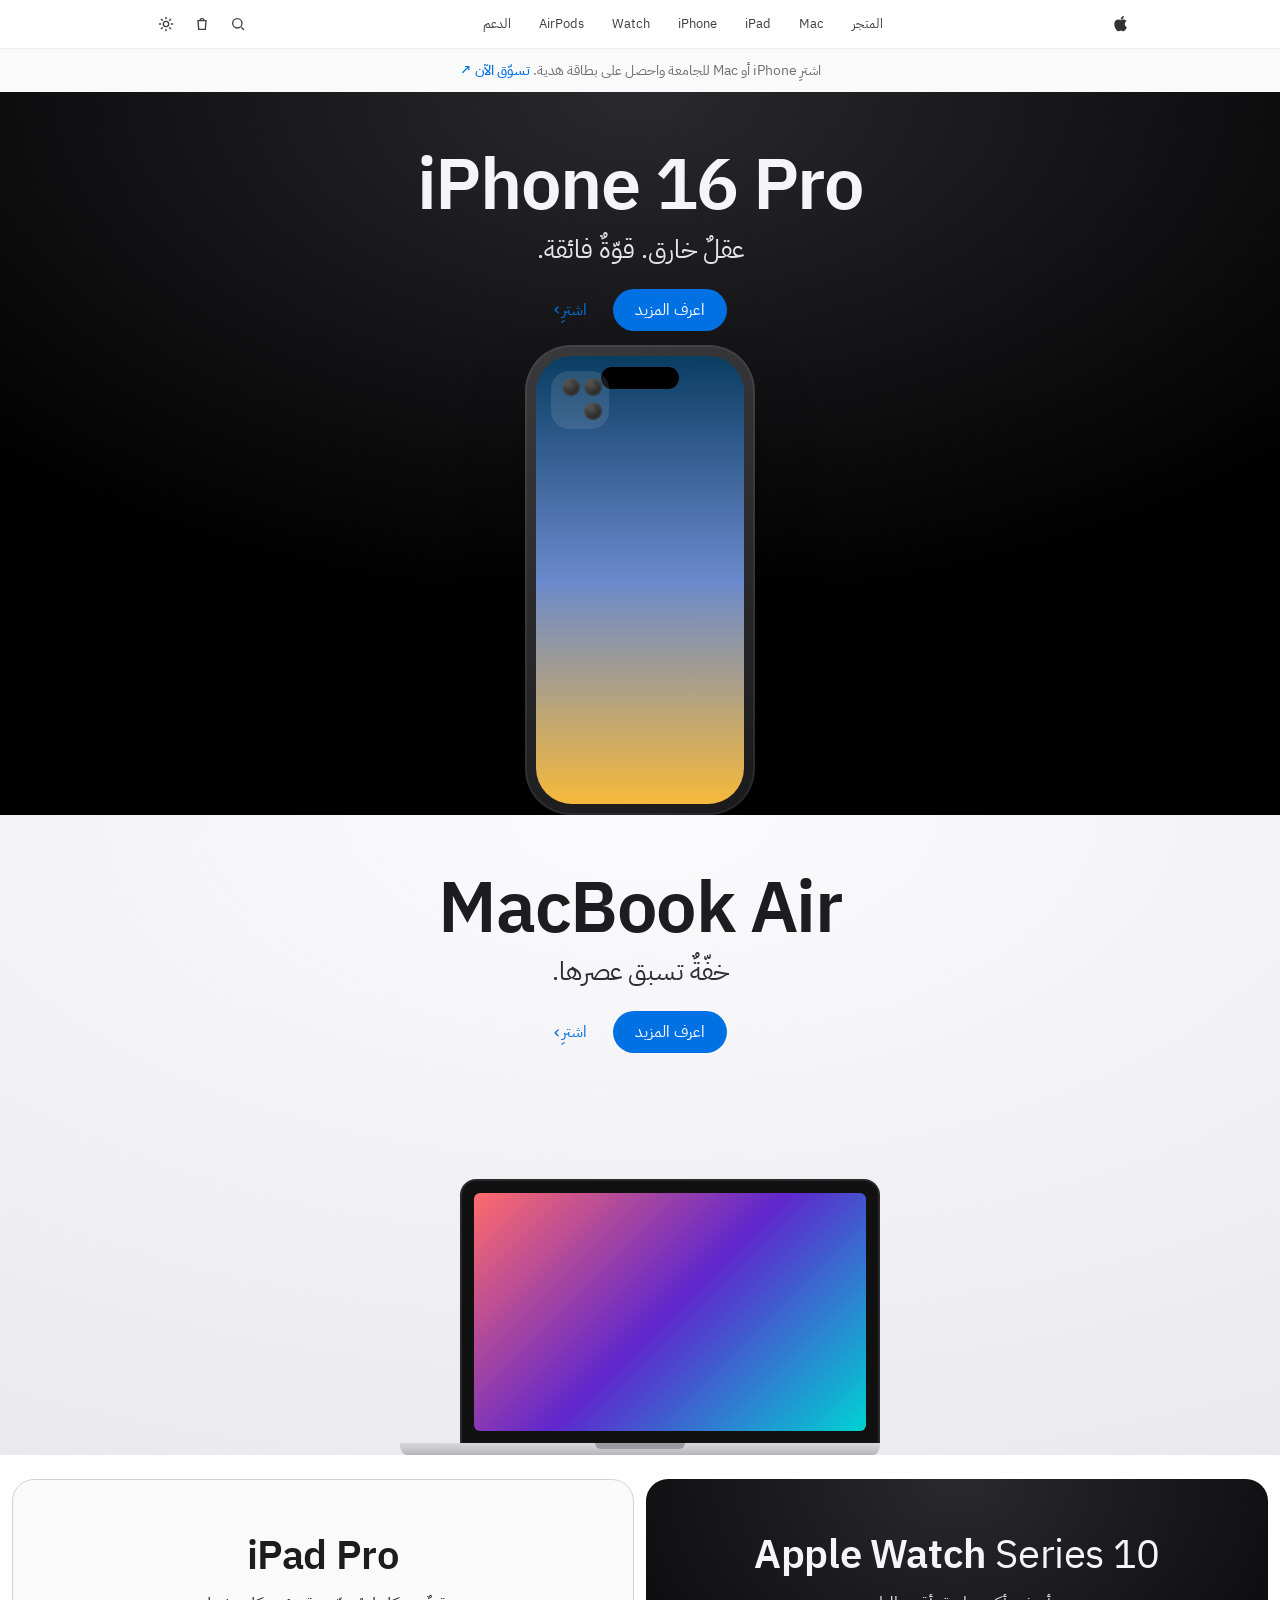
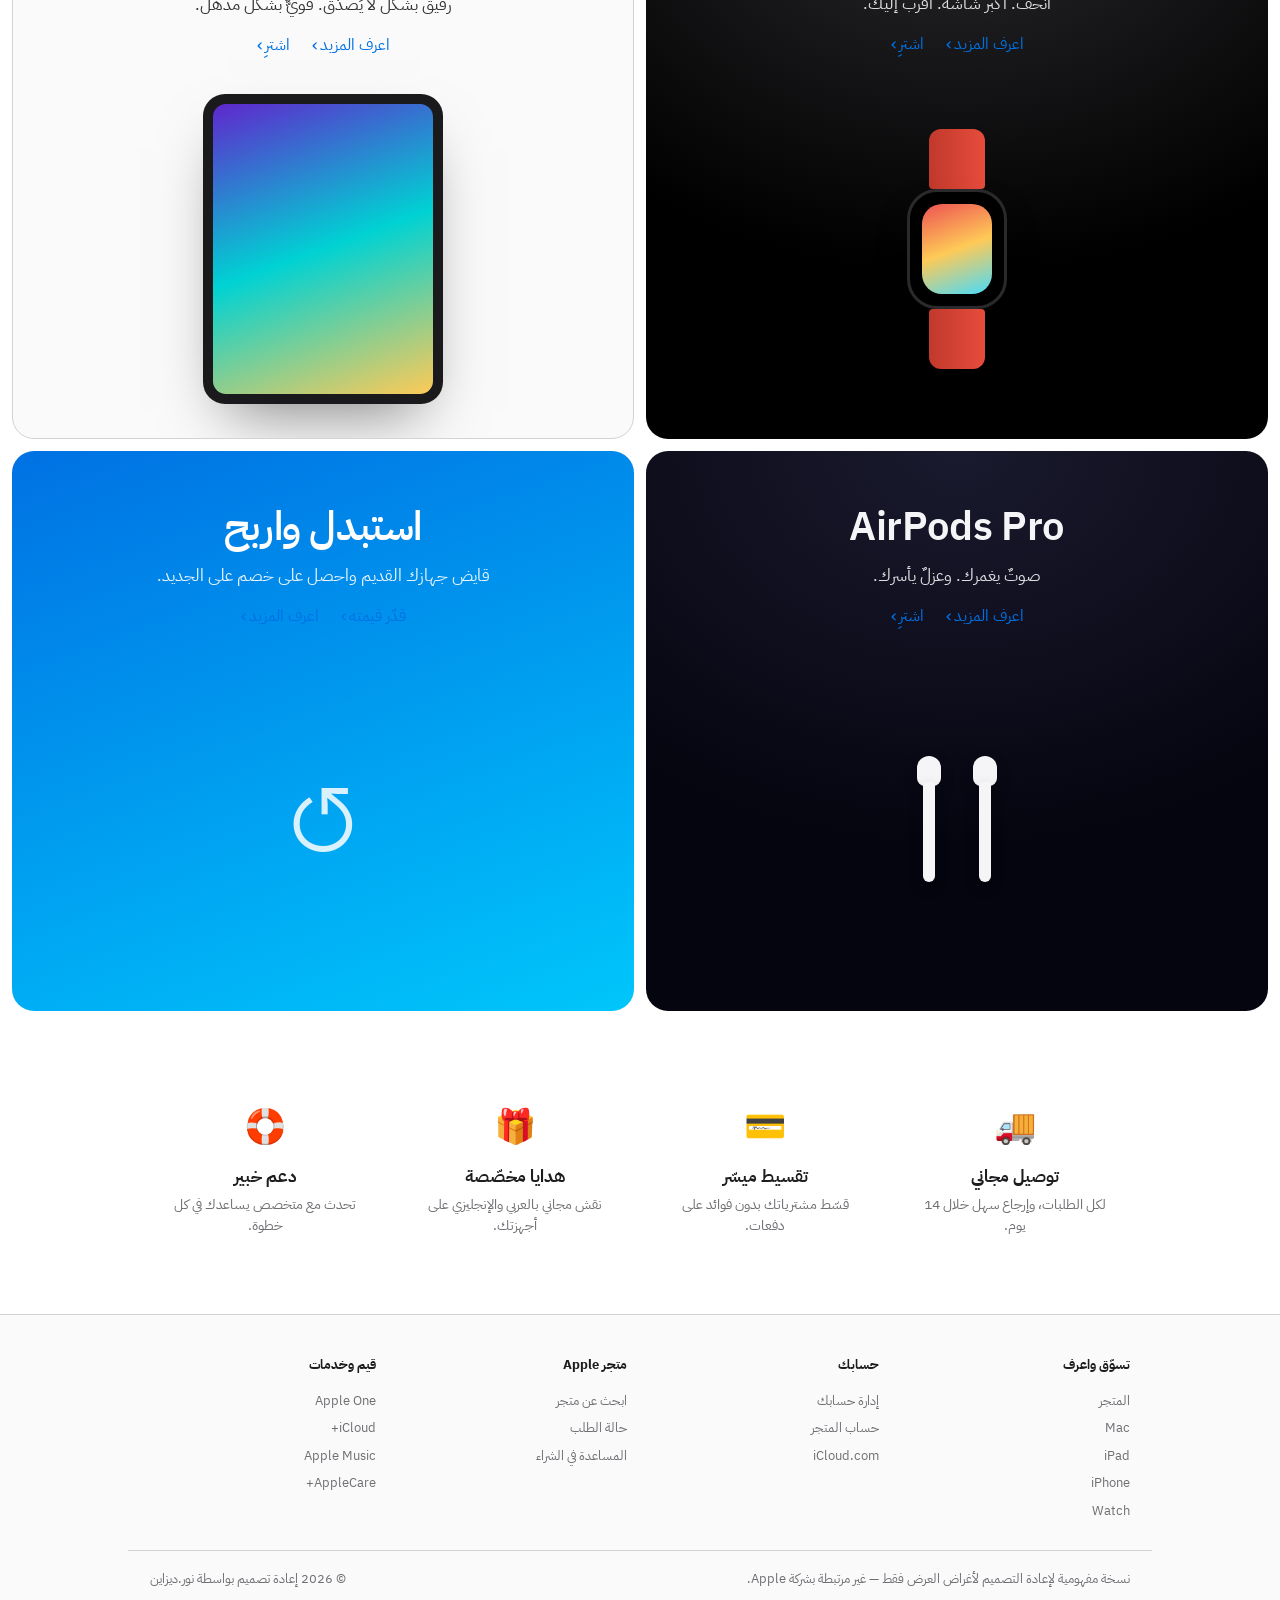
<file: apple-redesign/apple-redesign-preview.html>
<!DOCTYPE html>
<html lang="ar" dir="rtl">
<head>
  <meta charset="UTF-8" />
  <meta name="viewport" content="width=device-width, initial-scale=1.0" />
  <meta name="description" content="إعادة تصميم لمتجر Apple — نسخة مفهومية عربية RTL" />
  <title>Apple — إعادة تصميم (مفهوم)</title>
  <link rel="preconnect" href="https://fonts.googleapis.com" />
  <link rel="preconnect" href="https://fonts.gstatic.com" crossorigin />
  <link href="https://fonts.googleapis.com/css2?family=IBM+Plex+Sans+Arabic:wght@300;400;500;600;700&display=swap" rel="stylesheet" />
  <style>
/* ===== التوكنز ===== */
:root {
  --bg: #fff;
  --text: #1d1d1f;
  --muted: #6e6e73;
  --nav-bg: rgba(255,255,255,.72);
  --nav-text: #1d1d1f;
  --tile-light: #fafafa;
  --tile-dark: #0a0a0a;
  --blue: #0071e3;
  --blue-hover: #0077ed;
  --line: #d2d2d7;
  --ease: cubic-bezier(.28,.11,.32,1);
  --maxw: 1024px;
  --radius: 22px;
}
[data-theme="dark"] {
  --bg: #000;
  --text: #f5f5f7;
  --muted: #a1a1a6;
  --nav-bg: rgba(22,22,23,.72);
  --nav-text: #f5f5f7;
  --tile-light: #161617;
  --line: #2a2a2c;
}

* { margin: 0; padding: 0; box-sizing: border-box; }
html { scroll-behavior: smooth; }
body {
  font-family: "IBM Plex Sans Arabic", -apple-system, system-ui, sans-serif;
  background: var(--bg); color: var(--text);
  -webkit-font-smoothing: antialiased; line-height: 1.5;
  transition: background .4s var(--ease), color .4s var(--ease);
}
a { color: inherit; text-decoration: none; }
section { scroll-margin-top: 60px; }

/* ===== الشريط العلوي ===== */
.nav {
  position: sticky; top: 0; z-index: 100;
  background: var(--nav-bg); backdrop-filter: saturate(180%) blur(20px);
  border-bottom: 1px solid color-mix(in srgb, var(--text) 8%, transparent);
}
.nav-inner { max-width: var(--maxw); margin: 0 auto; height: 48px; padding: 0 22px; display: flex; align-items: center; justify-content: space-between; }
.nav-logo { color: var(--nav-text); display: grid; place-items: center; opacity: .9; }
.nav-menu { display: flex; gap: 4px; }
.nav-menu a { color: var(--nav-text); font-size: 13px; opacity: .85; padding: 6px 12px; border-radius: 8px; transition: .2s; }
.nav-menu a:hover { opacity: 1; background: color-mix(in srgb, var(--text) 6%, transparent); }
.nav-icons { display: flex; align-items: center; gap: 4px; }
.nav-ico { background: none; border: none; color: var(--nav-text); width: 32px; height: 32px; display: grid; place-items: center; cursor: pointer; opacity: .85; border-radius: 8px; transition: .2s; }
.nav-ico:hover { opacity: 1; background: color-mix(in srgb, var(--text) 6%, transparent); }
.nav-burger { display: none; flex-direction: column; gap: 4px; background: none; border: none; cursor: pointer; padding: 6px; }
.nav-burger span { width: 18px; height: 1.5px; background: var(--nav-text); border-radius: 2px; transition: .3s; }

/* ===== شريط إعلاني ===== */
.promo-strip { background: var(--tile-light); color: var(--muted); text-align: center; font-size: 14px; padding: 11px 16px; }
.promo-strip a { color: var(--blue); font-weight: 500; }
.promo-strip a:hover { text-decoration: underline; }

/* ===== المسرح (هيرو) ===== */
.stage { text-align: center; overflow: hidden; position: relative; padding: 56px 16px 0; min-height: 640px; display: flex; flex-direction: column; align-items: center; }
.stage-dark { background: radial-gradient(120% 120% at 50% 0%, #2a2a2e 0%, #000 60%); color: #f5f5f7; }
.stage-light { background: radial-gradient(120% 120% at 50% 0%, #fbfbfd 0%, #e8e8ed 100%); color: #1d1d1f; }
[data-theme="dark"] .stage-light { background: radial-gradient(120% 120% at 50% 0%, #1c1c1f 0%, #0a0a0a 100%); color: #f5f5f7; }
.stage-text.top { margin-bottom: 14px; }
.logo-line { font-size: clamp(40px, 7vw, 72px); font-weight: 600; letter-spacing: -.02em; line-height: 1.05; }
.tagline { font-size: clamp(19px, 2.6vw, 26px); margin-top: 6px; font-weight: 400; opacity: .92; }
.link-row { display: flex; gap: 26px; justify-content: center; margin-top: 20px; flex-wrap: wrap; }
.link-row.sm { margin-top: 14px; gap: 22px; }
.pill { background: var(--blue); color: #fff; padding: 9px 22px; border-radius: 980px; font-size: 16px; transition: .25s var(--ease); }
.pill:hover { background: var(--blue-hover); transform: scale(1.02); }
.pill-dark { background: var(--blue); }
.link-arrow { color: var(--blue); font-size: 16px; display: inline-flex; align-items: center; gap: 2px; transition: .2s; }
.link-arrow::after { content: "›"; font-size: 19px; transition: transform .2s var(--ease); }
.link-arrow:hover { text-decoration: underline; }
.link-arrow:hover::after { transform: translateX(-3px); }

/* ===== الأجهزة (مرسومة CSS) ===== */
.stage-visual { flex: 1; display: flex; align-items: flex-end; justify-content: center; width: 100%; }

/* iPhone */
.device-iphone { animation: rise 1s var(--ease) both; }
.iph-frame { width: 230px; height: 470px; border-radius: 46px; background: linear-gradient(160deg, #3a3a3c, #1a1a1c); padding: 11px; position: relative; box-shadow: 0 40px 80px -30px rgba(0,0,0,.7), inset 0 0 0 2px rgba(255,255,255,.06); }
.iph-screen { width: 100%; height: 100%; border-radius: 36px; background: linear-gradient(180deg, #0a3d62, #6a89cc, #f6b93b); position: relative; overflow: hidden; }
.iph-island { position: absolute; top: 22px; left: 50%; transform: translateX(-50%); width: 78px; height: 22px; background: #000; border-radius: 14px; z-index: 2; }
.iph-cam { position: absolute; top: 26px; left: 26px; width: 58px; height: 58px; background: rgba(255,255,255,.1); border-radius: 18px; display: flex; flex-wrap: wrap; gap: 4px; padding: 7px; z-index: 3; }
.iph-cam i { width: 18px; height: 18px; border-radius: 50%; background: radial-gradient(circle at 35% 30%, #555, #111); box-shadow: inset 0 0 0 2px rgba(255,255,255,.08); }

/* Laptop */
.device-laptop { animation: rise 1s var(--ease) both; margin-bottom: -2px; }
.lap-screen { width: 420px; height: 264px; background: #111; border-radius: 16px 16px 0 0; padding: 12px; border: 2px solid #2a2a2c; border-bottom: none; position: relative; overflow: hidden; }
.lap-glow { width: 100%; height: 100%; border-radius: 6px; background: linear-gradient(135deg, #ff6b6b, #5f27cd, #00d2d3); }
.lap-base { width: 480px; height: 14px; background: linear-gradient(180deg, #d8d8dc, #b0b0b6); border-radius: 0 0 12px 12px; position: relative; }
.lap-base::after { content: ""; position: absolute; top: 0; left: 50%; transform: translateX(-50%); width: 90px; height: 6px; background: #9a9aa0; border-radius: 0 0 8px 8px; }

/* Watch */
.device-watch { display: flex; flex-direction: column; align-items: center; animation: rise .9s var(--ease) both; }
.w-band { width: 56px; height: 60px; background: linear-gradient(90deg, #c0392b, #e74c3c); }
.w-band:first-child { border-radius: 12px 12px 4px 4px; }
.w-band:last-child { border-radius: 4px 4px 12px 12px; }
.w-face { width: 100px; height: 120px; background: #000; border-radius: 30px; border: 3px solid #2a2a2c; display: grid; place-items: center; box-shadow: 0 20px 40px -16px rgba(0,0,0,.6); }
.w-face i { width: 70px; height: 90px; border-radius: 20px; background: linear-gradient(160deg, #ee5253, #feca57, #48dbfb); }

/* iPad */
.device-ipad { animation: rise .9s var(--ease) both; }
.ip-screen { width: 240px; height: 310px; border-radius: 22px; background: #1a1a1c; padding: 10px; box-shadow: 0 30px 60px -24px rgba(0,0,0,.5); }
.ip-screen::after { content: ""; display: block; width: 100%; height: 100%; border-radius: 13px; background: linear-gradient(160deg, #5f27cd, #00d2d3, #feca57); }

/* AirPods */
.device-airpods { display: flex; gap: 16px; animation: rise .9s var(--ease) both; }
.pod { width: 40px; height: 130px; position: relative; }
.pod::before { content: ""; position: absolute; top: 0; left: 8px; width: 24px; height: 30px; background: #f5f5f7; border-radius: 12px 12px 8px 8px; box-shadow: 0 6px 14px rgba(0,0,0,.3); }
.pod i { position: absolute; top: 26px; left: 14px; width: 12px; height: 100px; background: #f5f5f7; border-radius: 0 0 6px 6px; box-shadow: 0 6px 14px rgba(0,0,0,.25); }

/* Trade badge */
.trade-badge { font-size: 90px; opacity: .85; animation: spin 14s linear infinite; }
@keyframes spin { to { transform: rotate(360deg); } }
@keyframes rise { from { opacity: 0; transform: translateY(40px); } to { opacity: 1; transform: none; } }

/* ===== شبكة البلاطات ===== */
.tiles { display: grid; grid-template-columns: 1fr 1fr; gap: 12px; padding: 12px; max-width: 1280px; margin: 12px auto 0; }
.tile { border-radius: var(--radius); text-align: center; padding: 46px 16px 0; min-height: 560px; display: flex; flex-direction: column; align-items: center; overflow: hidden; }
.tile-dark { background: radial-gradient(120% 100% at 50% 0%, #2a2a2e, #000 70%); color: #f5f5f7; }
.tile-light { background: var(--tile-light); color: var(--text); border: 1px solid var(--line); }
.tile-airpods { background: radial-gradient(120% 100% at 50% 0%, #1a1a2e, #050510 70%); color: #f5f5f7; }
.tile-trade { background: linear-gradient(160deg, #0071e3, #00c6fb); color: #fff; }
.tile-head h3 { font-size: clamp(28px, 4vw, 40px); font-weight: 600; letter-spacing: -.01em; }
.tile-head h3 span { font-weight: 400; }
.tile-head p { font-size: 17px; margin-top: 6px; opacity: .9; }
.tile-visual { flex: 1; display: flex; align-items: center; justify-content: center; padding: 24px 0; }

/* ===== شريط المميزات ===== */
.features { max-width: var(--maxw); margin: 56px auto; padding: 0 22px; display: grid; grid-template-columns: repeat(4,1fr); gap: 20px; }
.feat { text-align: center; padding: 22px; border-radius: 18px; transition: .25s var(--ease); }
.feat:hover { background: var(--tile-light); transform: translateY(-3px); }
.feat-ico { font-size: 34px; margin-bottom: 12px; }
.feat h4 { font-size: 17px; margin-bottom: 5px; }
.feat p { font-size: 14px; color: var(--muted); }

/* ===== الفوتر ===== */
.ft { background: var(--tile-light); border-top: 1px solid var(--line); color: var(--muted); font-size: 13px; }
.ft-cols { max-width: var(--maxw); margin: 0 auto; padding: 40px 22px 26px; display: grid; grid-template-columns: repeat(4,1fr); gap: 26px; }
.ft-cols h5 { color: var(--text); font-size: 13px; margin-bottom: 12px; }
.ft-cols a { display: block; padding: 4px 0; transition: .2s; }
.ft-cols a:hover { color: var(--text); }
.ft-bottom { max-width: var(--maxw); margin: 0 auto; padding: 18px 22px 40px; border-top: 1px solid var(--line); display: flex; justify-content: space-between; gap: 12px; flex-wrap: wrap; }

/* ===== متجاوب ===== */
@media (max-width: 833px) {
  .nav-menu { position: fixed; inset: 49px 0 auto 0; flex-direction: column; background: var(--nav-bg); backdrop-filter: blur(20px); padding: 16px 22px; gap: 0; transform: translateY(-110%); transition: .4s var(--ease); border-bottom: 1px solid var(--line); }
  .nav-menu.open { transform: none; }
  .nav-menu a { padding: 12px 0; font-size: 17px; border-bottom: 1px solid var(--line); }
  .nav-burger { display: flex; }
  .nav-burger.open span:first-child { transform: translateY(3px) rotate(45deg); }
  .nav-burger.open span:last-child { transform: translateY(-3px) rotate(-45deg); }
  .tiles { grid-template-columns: 1fr; }
  .features { grid-template-columns: 1fr 1fr; }
}
@media (max-width: 480px) {
  .features { grid-template-columns: 1fr; }
  .ft-cols { grid-template-columns: 1fr 1fr; }
  .stage { min-height: 560px; }
  .lap-base { width: 360px; } .lap-screen { width: 312px; height: 200px; }
}
@media (prefers-reduced-motion: reduce) { *, *::before, *::after { animation: none !important; transition: none !important; } html { scroll-behavior: auto; } }

</style>
</head>
<body>
  <!-- ===== الشريط العلوي ===== -->
  <header class="nav" id="nav">
    <div class="nav-inner">
      <a href="#" class="nav-logo" aria-label="Apple">
        <svg viewBox="0 0 24 24" width="18" height="18" fill="currentColor"><path d="M17.05 12.04c-.03-2.6 2.12-3.85 2.22-3.91-1.21-1.77-3.1-2.01-3.77-2.04-1.6-.16-3.13.94-3.94.94-.81 0-2.07-.92-3.4-.89-1.75.03-3.36 1.02-4.26 2.58-1.82 3.16-.47 7.83 1.3 10.39.86 1.25 1.89 2.66 3.24 2.61 1.3-.05 1.79-.84 3.36-.84 1.57 0 2.01.84 3.39.81 1.4-.02 2.29-1.28 3.15-2.54.99-1.46 1.4-2.87 1.42-2.94-.03-.01-2.73-1.05-2.76-4.16zM14.6 4.62c.72-.87 1.2-2.08 1.07-3.28-1.03.04-2.28.69-3.02 1.55-.66.77-1.24 2-1.08 3.18 1.15.09 2.32-.58 3.03-1.45z"/></svg>
      </a>
      <nav class="nav-menu" id="navMenu">
        <a href="#store">المتجر</a>
        <a href="#mac">Mac</a>
        <a href="#ipad">iPad</a>
        <a href="#iphone">iPhone</a>
        <a href="#watch">Watch</a>
        <a href="#airpods">AirPods</a>
        <a href="#support">الدعم</a>
      </nav>
      <div class="nav-icons">
        <button class="nav-ico" aria-label="بحث"><svg viewBox="0 0 24 24" width="16" height="16" fill="none" stroke="currentColor" stroke-width="2"><circle cx="11" cy="11" r="7"/><path d="M21 21l-4-4"/></svg></button>
        <button class="nav-ico" aria-label="الحقيبة"><svg viewBox="0 0 24 24" width="16" height="16" fill="none" stroke="currentColor" stroke-width="2"><path d="M6 7h12l-1 13H7L6 7zM9 7a3 3 0 016 0"/></svg></button>
        <button class="nav-ico theme-toggle" id="themeToggle" aria-label="تبديل الوضع">
          <svg class="icon-sun" viewBox="0 0 24 24" width="16" height="16" fill="none" stroke="currentColor" stroke-width="2"><circle cx="12" cy="12" r="4"/><path d="M12 2v2M12 20v2M4 12H2M22 12h-2M5 5l1.5 1.5M17.5 17.5L19 19M5 19l1.5-1.5M17.5 6.5L19 5" stroke-linecap="round"/></svg>
          <svg class="icon-moon" viewBox="0 0 24 24" width="16" height="16" fill="none" stroke="currentColor" stroke-width="2"><path d="M21 12.8A9 9 0 1111.2 3a7 7 0 009.8 9.8z" stroke-linejoin="round"/></svg>
        </button>
        <button class="nav-burger" id="navBurger" aria-label="القائمة"><span></span><span></span></button>
      </div>
    </div>
  </header>

  <!-- ===== شريط إعلاني علوي ===== -->
  <div class="promo-strip">
    اشترِ iPhone أو Mac للجامعة واحصل على بطاقة هدية. <a href="#">تسوّق الآن ↗</a>
  </div>

  <main>
    <!-- ===== هيرو رئيسي: iPhone ===== -->
    <section class="stage stage-dark" id="iphone">
      <div class="stage-text top">
        <h2 class="logo-line">iPhone 16 Pro</h2>
        <p class="tagline">عقلٌ خارق. قوّةٌ فائقة.</p>
        <div class="link-row">
          <a href="#" class="pill">اعرف المزيد</a>
          <a href="#" class="link-arrow">اشترِ</a>
        </div>
      </div>
      <div class="stage-visual">
        <div class="device-iphone">
          <div class="iph-frame">
            <div class="iph-island"></div>
            <div class="iph-screen"></div>
            <div class="iph-cam"><i></i><i></i><i></i></div>
          </div>
        </div>
      </div>
    </section>

    <!-- ===== هيرو ثانوي: Mac ===== -->
    <section class="stage stage-light" id="mac">
      <div class="stage-text top">
        <h2 class="logo-line">MacBook Air</h2>
        <p class="tagline">خفّةٌ تسبق عصرها.</p>
        <div class="link-row">
          <a href="#" class="pill pill-dark">اعرف المزيد</a>
          <a href="#" class="link-arrow dark">اشترِ</a>
        </div>
      </div>
      <div class="stage-visual">
        <div class="device-laptop">
          <div class="lap-screen"><div class="lap-glow"></div></div>
          <div class="lap-base"></div>
        </div>
      </div>
    </section>

    <!-- ===== شبكة بلاطات ===== -->
    <section class="tiles">
      <article class="tile tile-dark" id="watch">
        <div class="tile-head">
          <h3>Apple Watch <span>Series 10</span></h3>
          <p>أنحف. أكبر شاشة. أقرب إليك.</p>
          <div class="link-row sm"><a href="#" class="link-arrow">اعرف المزيد</a><a href="#" class="link-arrow">اشترِ</a></div>
        </div>
        <div class="tile-visual">
          <div class="device-watch"><div class="w-band"></div><div class="w-face"><i></i></div><div class="w-band"></div></div>
        </div>
      </article>

      <article class="tile tile-light" id="ipad">
        <div class="tile-head">
          <h3>iPad Pro</h3>
          <p>رقيقٌ بشكل لا يُصدّق. قويٌّ بشكل مذهل.</p>
          <div class="link-row sm"><a href="#" class="link-arrow dark">اعرف المزيد</a><a href="#" class="link-arrow dark">اشترِ</a></div>
        </div>
        <div class="tile-visual">
          <div class="device-ipad"><div class="ip-screen"></div></div>
        </div>
      </article>

      <article class="tile tile-airpods" id="airpods">
        <div class="tile-head">
          <h3>AirPods Pro</h3>
          <p>صوتٌ يغمرك. وعزلٌ يأسرك.</p>
          <div class="link-row sm"><a href="#" class="link-arrow">اعرف المزيد</a><a href="#" class="link-arrow">اشترِ</a></div>
        </div>
        <div class="tile-visual">
          <div class="device-airpods"><div class="pod"><i></i></div><div class="pod"><i></i></div></div>
        </div>
      </article>

      <article class="tile tile-trade" id="store">
        <div class="tile-head">
          <h3>استبدل واربح</h3>
          <p>قايض جهازك القديم واحصل على خصم على الجديد.</p>
          <div class="link-row sm"><a href="#" class="link-arrow">قدّر قيمته</a><a href="#" class="link-arrow">اعرف المزيد</a></div>
        </div>
        <div class="tile-visual">
          <div class="trade-badge">↺</div>
        </div>
      </article>
    </section>

    <!-- ===== شريط مميزات ===== -->
    <section class="features">
      <div class="feat"><div class="feat-ico">🚚</div><h4>توصيل مجاني</h4><p>لكل الطلبات، وإرجاع سهل خلال 14 يوم.</p></div>
      <div class="feat"><div class="feat-ico">💳</div><h4>تقسيط ميسّر</h4><p>قسّط مشترياتك بدون فوائد على دفعات.</p></div>
      <div class="feat"><div class="feat-ico">🎁</div><h4>هدايا مخصّصة</h4><p>نقش مجاني بالعربي والإنجليزي على أجهزتك.</p></div>
      <div class="feat"><div class="feat-ico">🛟</div><h4>دعم خبير</h4><p>تحدث مع متخصص يساعدك في كل خطوة.</p></div>
    </section>
  </main>

  <!-- ===== الفوتر ===== -->
  <footer class="ft">
    <div class="ft-cols">
      <div><h5>تسوّق واعرف</h5><a href="#">المتجر</a><a href="#">Mac</a><a href="#">iPad</a><a href="#">iPhone</a><a href="#">Watch</a></div>
      <div><h5>حسابك</h5><a href="#">إدارة حسابك</a><a href="#">حساب المتجر</a><a href="#">iCloud.com</a></div>
      <div><h5>متجر Apple</h5><a href="#">ابحث عن متجر</a><a href="#">حالة الطلب</a><a href="#">المساعدة في الشراء</a></div>
      <div><h5>قيم وخدمات</h5><a href="#">Apple One</a><a href="#">iCloud+</a><a href="#">Apple Music</a><a href="#">AppleCare+</a></div>
    </div>
    <div class="ft-bottom">
      <p>نسخة مفهومية لإعادة التصميم لأغراض العرض فقط — غير مرتبطة بشركة Apple.</p>
      <p>© 2026 إعادة تصميم بواسطة نور.ديزاين</p>
    </div>
  </footer>

  <script>
// ===== الوضع الليلي / النهاري =====
const root = document.documentElement;
const saved = localStorage.getItem('apple-theme');
if (saved) root.setAttribute('data-theme', saved);
document.getElementById('themeToggle').addEventListener('click', () => {
  const next = root.getAttribute('data-theme') === 'dark' ? 'light' : 'dark';
  root.setAttribute('data-theme', next);
  localStorage.setItem('apple-theme', next);
});
// أيقونة الشمس/القمر حسب الوضع
const syncIcons = () => {
  const dark = root.getAttribute('data-theme') === 'dark';
  document.querySelector('.icon-sun').style.display = dark ? 'none' : 'block';
  document.querySelector('.icon-moon').style.display = dark ? 'block' : 'none';
};
new MutationObserver(syncIcons).observe(root, { attributes: true, attributeFilter: ['data-theme'] });
syncIcons();

// ===== قائمة الجوال =====
const burger = document.getElementById('navBurger');
const menu = document.getElementById('navMenu');
burger.addEventListener('click', () => { burger.classList.toggle('open'); menu.classList.toggle('open'); });
menu.querySelectorAll('a').forEach(a => a.addEventListener('click', () => { burger.classList.remove('open'); menu.classList.remove('open'); }));

// ===== حركات ظهور خفيفة عند التمرير =====
const io = new IntersectionObserver((entries) => {
  entries.forEach(e => { if (e.isIntersecting) { e.target.style.opacity = 1; e.target.style.transform = 'none'; io.unobserve(e.target); } });
}, { threshold: 0.15 });
document.querySelectorAll('.tile-head, .feat').forEach(el => {
  el.style.opacity = 0; el.style.transform = 'translateY(28px)';
  el.style.transition = 'opacity .7s cubic-bezier(.28,.11,.32,1), transform .7s cubic-bezier(.28,.11,.32,1)';
  io.observe(el);
});

</script>
</body>
</html>
</file>
<file: styles.css>
/* ===== التوكنز / متغيرات التصميم ===== */
:root {
  --bg: #0b0d12;
  --bg-soft: #12151c;
  --surface: rgba(255, 255, 255, 0.04);
  --surface-2: rgba(255, 255, 255, 0.06);
  --border: rgba(255, 255, 255, 0.09);
  --text: #f2f4f8;
  --muted: #9aa3b2;
  --brand: #7c5cff;
  --brand-2: #21d4fd;
  --accent: #ff5c8a;
  --radius: 18px;
  --radius-sm: 12px;
  --shadow: 0 20px 60px -20px rgba(0, 0, 0, 0.6);
  --maxw: 1140px;
  --ease: cubic-bezier(.22,.61,.36,1);
}
[data-theme="light"] {
  --bg: #f6f7fb;
  --bg-soft: #ffffff;
  --surface: rgba(15, 18, 30, 0.03);
  --surface-2: rgba(15, 18, 30, 0.05);
  --border: rgba(15, 18, 30, 0.10);
  --text: #14171f;
  --muted: #5a6473;
  --shadow: 0 20px 50px -22px rgba(20, 23, 40, 0.25);
}

* { margin: 0; padding: 0; box-sizing: border-box; }
html { scroll-behavior: smooth; }
body {
  font-family: "IBM Plex Sans Arabic", system-ui, sans-serif;
  background: var(--bg);
  color: var(--text);
  line-height: 1.7;
  overflow-x: hidden;
  -webkit-font-smoothing: antialiased;
  transition: background .4s var(--ease), color .4s var(--ease);
}
a { color: inherit; text-decoration: none; }
section { scroll-margin-top: 90px; }

/* ===== خلفية متوهجة ===== */
.bg-orbs { position: fixed; inset: 0; z-index: -1; overflow: hidden; filter: blur(80px); opacity: .55; }
.orb { position: absolute; border-radius: 50%; }
.orb-1 { width: 480px; height: 480px; background: var(--brand); top: -120px; right: -80px; }
.orb-2 { width: 420px; height: 420px; background: var(--brand-2); bottom: -120px; left: -60px; }
.orb-3 { width: 360px; height: 360px; background: var(--accent); top: 40%; left: 45%; opacity: .5; }

/* ===== الشريط العلوي ===== */
.nav {
  position: sticky; top: 0; z-index: 50;
  display: flex; align-items: center; justify-content: space-between;
  gap: 20px; max-width: var(--maxw); margin: 0 auto;
  padding: 16px 24px; margin-top: 12px;
  border-radius: var(--radius);
  background: color-mix(in srgb, var(--bg) 72%, transparent);
  backdrop-filter: blur(14px);
  border: 1px solid var(--border);
  transition: box-shadow .3s var(--ease), background .3s;
}
.nav.scrolled { box-shadow: var(--shadow); }
.brand { display: flex; align-items: center; gap: 10px; font-weight: 700; }
.brand-mark {
  width: 36px; height: 36px; display: grid; place-items: center;
  border-radius: 11px; font-weight: 700; color: #fff;
  background: linear-gradient(135deg, var(--brand), var(--brand-2));
  box-shadow: 0 8px 20px -6px var(--brand);
}
.brand-text small { color: var(--muted); font-weight: 400; }
.nav-links { display: flex; gap: 6px; }
.nav-links a {
  padding: 8px 14px; border-radius: 999px; color: var(--muted);
  font-size: 15px; font-weight: 500; transition: .2s var(--ease);
}
.nav-links a:hover { color: var(--text); background: var(--surface); }
.nav-actions { display: flex; align-items: center; gap: 8px; }
.theme-toggle {
  width: 40px; height: 40px; border-radius: 11px; cursor: pointer;
  display: grid; place-items: center; color: var(--text);
  background: var(--surface); border: 1px solid var(--border);
  transition: .2s var(--ease);
}
.theme-toggle:hover { background: var(--surface-2); transform: translateY(-1px); }
.icon-moon { display: none; }
[data-theme="light"] .icon-sun { display: none; }
[data-theme="light"] .icon-moon { display: block; }
.menu-btn { display: none; width: 40px; height: 40px; border-radius: 11px; background: var(--surface); border: 1px solid var(--border); cursor: pointer; flex-direction: column; gap: 4px; align-items: center; justify-content: center; }
.menu-btn span { width: 18px; height: 2px; background: var(--text); border-radius: 2px; transition: .3s; }

/* ===== الأزرار ===== */
.btn {
  display: inline-flex; align-items: center; justify-content: center;
  padding: 13px 26px; border-radius: 999px; font-weight: 600; font-size: 15px;
  cursor: pointer; border: 1px solid transparent; transition: .25s var(--ease);
}
.btn-primary {
  color: #fff; background: linear-gradient(135deg, var(--brand), var(--brand-2));
  box-shadow: 0 12px 30px -10px var(--brand);
}
.btn-primary:hover { transform: translateY(-2px); box-shadow: 0 18px 40px -10px var(--brand); }
.btn-ghost { background: var(--surface); border-color: var(--border); color: var(--text); }
.btn-ghost:hover { background: var(--surface-2); transform: translateY(-2px); }

/* ===== البطل ===== */
.hero { max-width: var(--maxw); margin: 0 auto; padding: 90px 24px 60px; text-align: center; }
.hero-inner { max-width: 820px; margin: 0 auto; }
.badge {
  display: inline-flex; align-items: center; gap: 8px;
  padding: 7px 16px; border-radius: 999px; font-size: 14px; color: var(--muted);
  background: var(--surface); border: 1px solid var(--border); margin-bottom: 26px;
}
.badge .dot { width: 8px; height: 8px; border-radius: 50%; background: #34d399; box-shadow: 0 0 0 4px rgba(52,211,153,.18); animation: pulse 2s infinite; }
@keyframes pulse { 50% { box-shadow: 0 0 0 8px rgba(52,211,153,0); } }
.hero h1 { font-size: clamp(34px, 6vw, 64px); line-height: 1.15; font-weight: 700; letter-spacing: -.5px; }
.gradient-text { background: linear-gradient(120deg, var(--brand), var(--accent), var(--brand-2)); -webkit-background-clip: text; background-clip: text; color: transparent; }
.lead { margin: 24px auto 36px; max-width: 640px; color: var(--muted); font-size: 18px; }
.hero-cta { display: flex; gap: 14px; justify-content: center; flex-wrap: wrap; }
.hero-stats { display: flex; gap: 40px; justify-content: center; margin-top: 56px; flex-wrap: wrap; }
.hero-stats div { display: flex; flex-direction: column; }
.hero-stats strong { font-size: 30px; background: linear-gradient(120deg, var(--brand), var(--brand-2)); -webkit-background-clip: text; background-clip: text; color: transparent; }
.hero-stats span { color: var(--muted); font-size: 14px; }

/* ===== شريط متحرك ===== */
.marquee { overflow: hidden; border-block: 1px solid var(--border); padding: 18px 0; margin: 30px 0; -webkit-mask-image: linear-gradient(90deg, transparent, #000 12%, #000 88%, transparent); mask-image: linear-gradient(90deg, transparent, #000 12%, #000 88%, transparent); }
.marquee-track { display: flex; gap: 36px; width: max-content; animation: scroll 26s linear infinite; color: var(--muted); font-size: 20px; font-weight: 600; }
@keyframes scroll { to { transform: translateX(50%); } }

/* ===== أقسام عامة ===== */
.section { max-width: var(--maxw); margin: 0 auto; padding: 80px 24px; }
.section-head { margin-bottom: 48px; max-width: 640px; }
.kicker { display: inline-block; color: var(--brand); font-weight: 600; font-size: 14px; letter-spacing: 1px; text-transform: uppercase; margin-bottom: 12px; }
.section-head h2 { font-size: clamp(26px, 4vw, 40px); line-height: 1.25; letter-spacing: -.3px; }

/* من أنا */
.about-grid { display: grid; grid-template-columns: 1fr 1.4fr; gap: 40px; align-items: start; }
.about-lead { font-size: 20px; color: var(--text); }
.about-cards { display: grid; gap: 16px; }
.mini-card { padding: 22px; border-radius: var(--radius-sm); background: var(--surface); border: 1px solid var(--border); transition: .25s var(--ease); }
.mini-card:hover { transform: translateY(-3px); background: var(--surface-2); }
.mini-card h3 { font-size: 17px; margin-bottom: 6px; }
.mini-card p { color: var(--muted); font-size: 15px; }

/* الخدمات */
.services-grid { display: grid; grid-template-columns: repeat(3, 1fr); gap: 18px; }
.service { padding: 28px; border-radius: var(--radius); background: var(--surface); border: 1px solid var(--border); position: relative; overflow: hidden; transition: .3s var(--ease); }
.service::before { content: ""; position: absolute; inset: 0; background: radial-gradient(400px circle at top right, color-mix(in srgb, var(--brand) 18%, transparent), transparent 60%); opacity: 0; transition: .3s; }
.service:hover { transform: translateY(-4px); border-color: color-mix(in srgb, var(--brand) 40%, var(--border)); }
.service:hover::before { opacity: 1; }
.service-ico { width: 52px; height: 52px; display: grid; place-items: center; font-size: 24px; border-radius: 14px; background: var(--surface-2); border: 1px solid var(--border); margin-bottom: 18px; }
.service h3 { font-size: 19px; margin-bottom: 8px; }
.service p { color: var(--muted); font-size: 15px; }

/* الأعمال */
.work-grid { display: grid; grid-template-columns: repeat(2, 1fr); gap: 20px; }
.work-card { border-radius: var(--radius); overflow: hidden; background: var(--surface); border: 1px solid var(--border); transition: .3s var(--ease); }
.work-card.big { grid-column: span 1; grid-row: span 1; }
.work-card.wide { grid-column: span 2; }
.work-card:hover { transform: translateY(-5px); box-shadow: var(--shadow); border-color: color-mix(in srgb, var(--brand) 30%, var(--border)); }
.work-thumb { height: 240px; display: grid; place-items: center; position: relative; overflow: hidden; }
.thumb-1 { background: linear-gradient(135deg, #6d5cff, #21d4fd); }
.thumb-2 { background: linear-gradient(135deg, #ff5c8a, #ff9966); }
.thumb-3 { background: linear-gradient(135deg, #11998e, #38ef7d); }
.thumb-4 { background: linear-gradient(135deg, #2b5876, #4e4376); }
.work-meta { padding: 22px; }
.tag { display: inline-block; font-size: 13px; color: var(--brand); font-weight: 600; margin-bottom: 8px; }
.work-meta h3 { font-size: 20px; margin-bottom: 6px; }
.work-meta p { color: var(--muted); font-size: 15px; }

/* موكاب داخل الأعمال */
.mock { background: rgba(255,255,255,.96); border-radius: 12px; box-shadow: 0 24px 50px -18px rgba(0,0,0,.45); }
.mock-dashboard { width: 78%; height: 70%; display: flex; gap: 8px; padding: 10px; }
.mock-side { width: 28%; background: #eef0f6; border-radius: 8px; }
.mock-main { flex: 1; display: flex; flex-direction: column; gap: 8px; }
.mock-row { height: 16px; background: #e6e9f2; border-radius: 5px; }
.mock-cards { display: flex; gap: 8px; } .mock-cards span { flex: 1; height: 34px; background: linear-gradient(135deg,#d9def0,#eef0f8); border-radius: 7px; }
.mock-chart { flex: 1; display: flex; align-items: flex-end; gap: 6px; } .mock-chart i { flex: 1; background: linear-gradient(180deg,#7c5cff,#21d4fd); border-radius: 4px 4px 0 0; }
.mock-chart i:nth-child(1){height:40%}.mock-chart i:nth-child(2){height:70%}.mock-chart i:nth-child(3){height:55%}.mock-chart i:nth-child(4){height:90%}.mock-chart i:nth-child(5){height:62%}.mock-chart i:nth-child(6){height:78%}
.mphone { width: 130px; height: 84%; background: #fff; border-radius: 18px; padding: 12px; display: flex; flex-direction: column; gap: 8px; box-shadow: 0 24px 50px -18px rgba(0,0,0,.45); }
.mp-top { height: 18px; background: #ffe0ea; border-radius: 6px; }
.mp-card { height: 60px; background: linear-gradient(135deg,#ff5c8a,#ff9966); border-radius: 10px; }
.mp-list { display: flex; flex-direction: column; gap: 6px; } .mp-list span { height: 14px; background: #f0f1f6; border-radius: 5px; }
.mock-store { width: 80%; height: 72%; background: #fff; border-radius: 12px; padding: 10px; }
.ms-hero { height: 46%; background: linear-gradient(135deg,#11998e,#38ef7d); border-radius: 8px; margin-bottom: 8px; }
.ms-grid { display: grid; grid-template-columns: repeat(4,1fr); gap: 6px; } .ms-grid span { aspect-ratio: 1; background: #eef2f0; border-radius: 7px; }
.mock-landing { width: 80%; height: 72%; background: #fff; border-radius: 12px; padding: 10px; }
.ml-nav { height: 14px; background: #e9ecf5; border-radius: 5px; margin-bottom: 10px; }
.ml-hero { display: flex; gap: 8px; margin-bottom: 10px; } .ml-hero b { flex: 1.4; height: 56px; background: linear-gradient(135deg,#2b5876,#4e4376); border-radius: 8px; } .ml-hero i { flex: 1; background: #eef0f6; border-radius: 8px; }
.ml-feat { display: flex; gap: 6px; } .ml-feat span { flex: 1; height: 28px; background: #f0f1f6; border-radius: 6px; }

/* طريقة العمل */
.process { list-style: none; display: grid; grid-template-columns: repeat(4,1fr); gap: 18px; counter-reset: step; }
.process li { padding: 26px; border-radius: var(--radius); background: var(--surface); border: 1px solid var(--border); position: relative; transition: .25s var(--ease); }
.process li:hover { transform: translateY(-4px); background: var(--surface-2); }
.step-no { font-size: 14px; font-weight: 700; color: var(--brand); letter-spacing: 1px; }
.process h3 { font-size: 18px; margin: 10px 0 6px; }
.process p { color: var(--muted); font-size: 15px; }

/* تواصل */
.contact { padding-top: 40px; }
.contact-card { text-align: center; padding: 64px 28px; border-radius: 28px; border: 1px solid var(--border); background: linear-gradient(135deg, color-mix(in srgb, var(--brand) 14%, var(--surface)), color-mix(in srgb, var(--brand-2) 12%, var(--surface))); position: relative; overflow: hidden; }
.contact-card h2 { font-size: clamp(26px,4vw,40px); margin: 8px 0 12px; }
.contact-card p { color: var(--muted); margin-bottom: 28px; }
.contact-actions { display: flex; gap: 14px; justify-content: center; flex-wrap: wrap; }
.socials { display: flex; gap: 22px; justify-content: center; margin-top: 34px; flex-wrap: wrap; }
.socials a { color: var(--muted); font-weight: 500; transition: .2s; position: relative; }
.socials a:hover { color: var(--text); }

/* الفوتر */
.footer { max-width: var(--maxw); margin: 0 auto; padding: 40px 24px 60px; display: flex; justify-content: space-between; gap: 12px; flex-wrap: wrap; color: var(--muted); font-size: 14px; border-top: 1px solid var(--border); }

/* ===== أنميشن الظهور ===== */
.reveal { opacity: 0; transform: translateY(24px); transition: opacity .7s var(--ease), transform .7s var(--ease); }
.reveal.in { opacity: 1; transform: none; }

/* ===== متجاوب ===== */
@media (max-width: 900px) {
  .nav-links { position: fixed; inset: 78px 12px auto 12px; flex-direction: column; padding: 14px; border-radius: var(--radius); background: var(--bg-soft); border: 1px solid var(--border); box-shadow: var(--shadow); transform: translateY(-12px); opacity: 0; pointer-events: none; transition: .3s var(--ease); }
  .nav-links.open { transform: none; opacity: 1; pointer-events: auto; }
  .menu-btn { display: flex; }
  .about-grid { grid-template-columns: 1fr; }
  .services-grid { grid-template-columns: 1fr; }
  .work-grid { grid-template-columns: 1fr; }
  .work-card.wide { grid-column: span 1; }
  .process { grid-template-columns: 1fr 1fr; }
}
@media (max-width: 560px) {
  .process { grid-template-columns: 1fr; }
  .hero-stats { gap: 26px; }
  .footer { flex-direction: column; }
}
@media (prefers-reduced-motion: reduce) { * { animation: none !important; transition: none !important; } html { scroll-behavior: auto; } }
</file>
<file: apple-redesign/styles.css>
/* ===== التوكنز ===== */
:root {
  --bg: #fff;
  --text: #1d1d1f;
  --muted: #6e6e73;
  --nav-bg: rgba(255,255,255,.72);
  --nav-text: #1d1d1f;
  --tile-light: #fafafa;
  --tile-dark: #0a0a0a;
  --blue: #0071e3;
  --blue-hover: #0077ed;
  --line: #d2d2d7;
  --ease: cubic-bezier(.28,.11,.32,1);
  --maxw: 1024px;
  --radius: 22px;
}
[data-theme="dark"] {
  --bg: #000;
  --text: #f5f5f7;
  --muted: #a1a1a6;
  --nav-bg: rgba(22,22,23,.72);
  --nav-text: #f5f5f7;
  --tile-light: #161617;
  --line: #2a2a2c;
}

* { margin: 0; padding: 0; box-sizing: border-box; }
html { scroll-behavior: smooth; }
body {
  font-family: "IBM Plex Sans Arabic", -apple-system, system-ui, sans-serif;
  background: var(--bg); color: var(--text);
  -webkit-font-smoothing: antialiased; line-height: 1.5;
  transition: background .4s var(--ease), color .4s var(--ease);
}
a { color: inherit; text-decoration: none; }
section { scroll-margin-top: 60px; }

/* ===== الشريط العلوي ===== */
.nav {
  position: sticky; top: 0; z-index: 100;
  background: var(--nav-bg); backdrop-filter: saturate(180%) blur(20px);
  border-bottom: 1px solid color-mix(in srgb, var(--text) 8%, transparent);
}
.nav-inner { max-width: var(--maxw); margin: 0 auto; height: 48px; padding: 0 22px; display: flex; align-items: center; justify-content: space-between; }
.nav-logo { color: var(--nav-text); display: grid; place-items: center; opacity: .9; }
.nav-menu { display: flex; gap: 4px; }
.nav-menu a { color: var(--nav-text); font-size: 13px; opacity: .85; padding: 6px 12px; border-radius: 8px; transition: .2s; }
.nav-menu a:hover { opacity: 1; background: color-mix(in srgb, var(--text) 6%, transparent); }
.nav-icons { display: flex; align-items: center; gap: 4px; }
.nav-ico { background: none; border: none; color: var(--nav-text); width: 32px; height: 32px; display: grid; place-items: center; cursor: pointer; opacity: .85; border-radius: 8px; transition: .2s; }
.nav-ico:hover { opacity: 1; background: color-mix(in srgb, var(--text) 6%, transparent); }
.nav-burger { display: none; flex-direction: column; gap: 4px; background: none; border: none; cursor: pointer; padding: 6px; }
.nav-burger span { width: 18px; height: 1.5px; background: var(--nav-text); border-radius: 2px; transition: .3s; }

/* ===== شريط إعلاني ===== */
.promo-strip { background: var(--tile-light); color: var(--muted); text-align: center; font-size: 14px; padding: 11px 16px; }
.promo-strip a { color: var(--blue); font-weight: 500; }
.promo-strip a:hover { text-decoration: underline; }

/* ===== المسرح (هيرو) ===== */
.stage { text-align: center; overflow: hidden; position: relative; padding: 56px 16px 0; min-height: 640px; display: flex; flex-direction: column; align-items: center; }
.stage-dark { background: radial-gradient(120% 120% at 50% 0%, #2a2a2e 0%, #000 60%); color: #f5f5f7; }
.stage-light { background: radial-gradient(120% 120% at 50% 0%, #fbfbfd 0%, #e8e8ed 100%); color: #1d1d1f; }
[data-theme="dark"] .stage-light { background: radial-gradient(120% 120% at 50% 0%, #1c1c1f 0%, #0a0a0a 100%); color: #f5f5f7; }
.stage-text.top { margin-bottom: 14px; }
.logo-line { font-size: clamp(40px, 7vw, 72px); font-weight: 600; letter-spacing: -.02em; line-height: 1.05; }
.tagline { font-size: clamp(19px, 2.6vw, 26px); margin-top: 6px; font-weight: 400; opacity: .92; }
.link-row { display: flex; gap: 26px; justify-content: center; margin-top: 20px; flex-wrap: wrap; }
.link-row.sm { margin-top: 14px; gap: 22px; }
.pill { background: var(--blue); color: #fff; padding: 9px 22px; border-radius: 980px; font-size: 16px; transition: .25s var(--ease); }
.pill:hover { background: var(--blue-hover); transform: scale(1.02); }
.pill-dark { background: var(--blue); }
.link-arrow { color: var(--blue); font-size: 16px; display: inline-flex; align-items: center; gap: 2px; transition: .2s; }
.link-arrow::after { content: "›"; font-size: 19px; transition: transform .2s var(--ease); }
.link-arrow:hover { text-decoration: underline; }
.link-arrow:hover::after { transform: translateX(-3px); }

/* ===== الأجهزة (مرسومة CSS) ===== */
.stage-visual { flex: 1; display: flex; align-items: flex-end; justify-content: center; width: 100%; }

/* iPhone */
.device-iphone { animation: rise 1s var(--ease) both; }
.iph-frame { width: 230px; height: 470px; border-radius: 46px; background: linear-gradient(160deg, #3a3a3c, #1a1a1c); padding: 11px; position: relative; box-shadow: 0 40px 80px -30px rgba(0,0,0,.7), inset 0 0 0 2px rgba(255,255,255,.06); }
.iph-screen { width: 100%; height: 100%; border-radius: 36px; background: linear-gradient(180deg, #0a3d62, #6a89cc, #f6b93b); position: relative; overflow: hidden; }
.iph-island { position: absolute; top: 22px; left: 50%; transform: translateX(-50%); width: 78px; height: 22px; background: #000; border-radius: 14px; z-index: 2; }
.iph-cam { position: absolute; top: 26px; left: 26px; width: 58px; height: 58px; background: rgba(255,255,255,.1); border-radius: 18px; display: flex; flex-wrap: wrap; gap: 4px; padding: 7px; z-index: 3; }
.iph-cam i { width: 18px; height: 18px; border-radius: 50%; background: radial-gradient(circle at 35% 30%, #555, #111); box-shadow: inset 0 0 0 2px rgba(255,255,255,.08); }

/* Laptop */
.device-laptop { animation: rise 1s var(--ease) both; margin-bottom: -2px; }
.lap-screen { width: 420px; height: 264px; background: #111; border-radius: 16px 16px 0 0; padding: 12px; border: 2px solid #2a2a2c; border-bottom: none; position: relative; overflow: hidden; }
.lap-glow { width: 100%; height: 100%; border-radius: 6px; background: linear-gradient(135deg, #ff6b6b, #5f27cd, #00d2d3); }
.lap-base { width: 480px; height: 14px; background: linear-gradient(180deg, #d8d8dc, #b0b0b6); border-radius: 0 0 12px 12px; position: relative; }
.lap-base::after { content: ""; position: absolute; top: 0; left: 50%; transform: translateX(-50%); width: 90px; height: 6px; background: #9a9aa0; border-radius: 0 0 8px 8px; }

/* Watch */
.device-watch { display: flex; flex-direction: column; align-items: center; animation: rise .9s var(--ease) both; }
.w-band { width: 56px; height: 60px; background: linear-gradient(90deg, #c0392b, #e74c3c); }
.w-band:first-child { border-radius: 12px 12px 4px 4px; }
.w-band:last-child { border-radius: 4px 4px 12px 12px; }
.w-face { width: 100px; height: 120px; background: #000; border-radius: 30px; border: 3px solid #2a2a2c; display: grid; place-items: center; box-shadow: 0 20px 40px -16px rgba(0,0,0,.6); }
.w-face i { width: 70px; height: 90px; border-radius: 20px; background: linear-gradient(160deg, #ee5253, #feca57, #48dbfb); }

/* iPad */
.device-ipad { animation: rise .9s var(--ease) both; }
.ip-screen { width: 240px; height: 310px; border-radius: 22px; background: #1a1a1c; padding: 10px; box-shadow: 0 30px 60px -24px rgba(0,0,0,.5); }
.ip-screen::after { content: ""; display: block; width: 100%; height: 100%; border-radius: 13px; background: linear-gradient(160deg, #5f27cd, #00d2d3, #feca57); }

/* AirPods */
.device-airpods { display: flex; gap: 16px; animation: rise .9s var(--ease) both; }
.pod { width: 40px; height: 130px; position: relative; }
.pod::before { content: ""; position: absolute; top: 0; left: 8px; width: 24px; height: 30px; background: #f5f5f7; border-radius: 12px 12px 8px 8px; box-shadow: 0 6px 14px rgba(0,0,0,.3); }
.pod i { position: absolute; top: 26px; left: 14px; width: 12px; height: 100px; background: #f5f5f7; border-radius: 0 0 6px 6px; box-shadow: 0 6px 14px rgba(0,0,0,.25); }

/* Trade badge */
.trade-badge { font-size: 90px; opacity: .85; animation: spin 14s linear infinite; }
@keyframes spin { to { transform: rotate(360deg); } }
@keyframes rise { from { opacity: 0; transform: translateY(40px); } to { opacity: 1; transform: none; } }

/* ===== شبكة البلاطات ===== */
.tiles { display: grid; grid-template-columns: 1fr 1fr; gap: 12px; padding: 12px; max-width: 1280px; margin: 12px auto 0; }
.tile { border-radius: var(--radius); text-align: center; padding: 46px 16px 0; min-height: 560px; display: flex; flex-direction: column; align-items: center; overflow: hidden; }
.tile-dark { background: radial-gradient(120% 100% at 50% 0%, #2a2a2e, #000 70%); color: #f5f5f7; }
.tile-light { background: var(--tile-light); color: var(--text); border: 1px solid var(--line); }
.tile-airpods { background: radial-gradient(120% 100% at 50% 0%, #1a1a2e, #050510 70%); color: #f5f5f7; }
.tile-trade { background: linear-gradient(160deg, #0071e3, #00c6fb); color: #fff; }
.tile-head h3 { font-size: clamp(28px, 4vw, 40px); font-weight: 600; letter-spacing: -.01em; }
.tile-head h3 span { font-weight: 400; }
.tile-head p { font-size: 17px; margin-top: 6px; opacity: .9; }
.tile-visual { flex: 1; display: flex; align-items: center; justify-content: center; padding: 24px 0; }

/* ===== شريط المميزات ===== */
.features { max-width: var(--maxw); margin: 56px auto; padding: 0 22px; display: grid; grid-template-columns: repeat(4,1fr); gap: 20px; }
.feat { text-align: center; padding: 22px; border-radius: 18px; transition: .25s var(--ease); }
.feat:hover { background: var(--tile-light); transform: translateY(-3px); }
.feat-ico { font-size: 34px; margin-bottom: 12px; }
.feat h4 { font-size: 17px; margin-bottom: 5px; }
.feat p { font-size: 14px; color: var(--muted); }

/* ===== الفوتر ===== */
.ft { background: var(--tile-light); border-top: 1px solid var(--line); color: var(--muted); font-size: 13px; }
.ft-cols { max-width: var(--maxw); margin: 0 auto; padding: 40px 22px 26px; display: grid; grid-template-columns: repeat(4,1fr); gap: 26px; }
.ft-cols h5 { color: var(--text); font-size: 13px; margin-bottom: 12px; }
.ft-cols a { display: block; padding: 4px 0; transition: .2s; }
.ft-cols a:hover { color: var(--text); }
.ft-bottom { max-width: var(--maxw); margin: 0 auto; padding: 18px 22px 40px; border-top: 1px solid var(--line); display: flex; justify-content: space-between; gap: 12px; flex-wrap: wrap; }

/* ===== متجاوب ===== */
@media (max-width: 833px) {
  .nav-menu { position: fixed; inset: 49px 0 auto 0; flex-direction: column; background: var(--nav-bg); backdrop-filter: blur(20px); padding: 16px 22px; gap: 0; transform: translateY(-110%); transition: .4s var(--ease); border-bottom: 1px solid var(--line); }
  .nav-menu.open { transform: none; }
  .nav-menu a { padding: 12px 0; font-size: 17px; border-bottom: 1px solid var(--line); }
  .nav-burger { display: flex; }
  .nav-burger.open span:first-child { transform: translateY(3px) rotate(45deg); }
  .nav-burger.open span:last-child { transform: translateY(-3px) rotate(-45deg); }
  .tiles { grid-template-columns: 1fr; }
  .features { grid-template-columns: 1fr 1fr; }
}
@media (max-width: 480px) {
  .features { grid-template-columns: 1fr; }
  .ft-cols { grid-template-columns: 1fr 1fr; }
  .stage { min-height: 560px; }
  .lap-base { width: 360px; } .lap-screen { width: 312px; height: 200px; }
}
@media (prefers-reduced-motion: reduce) { *, *::before, *::after { animation: none !important; transition: none !important; } html { scroll-behavior: auto; } }
</file>
